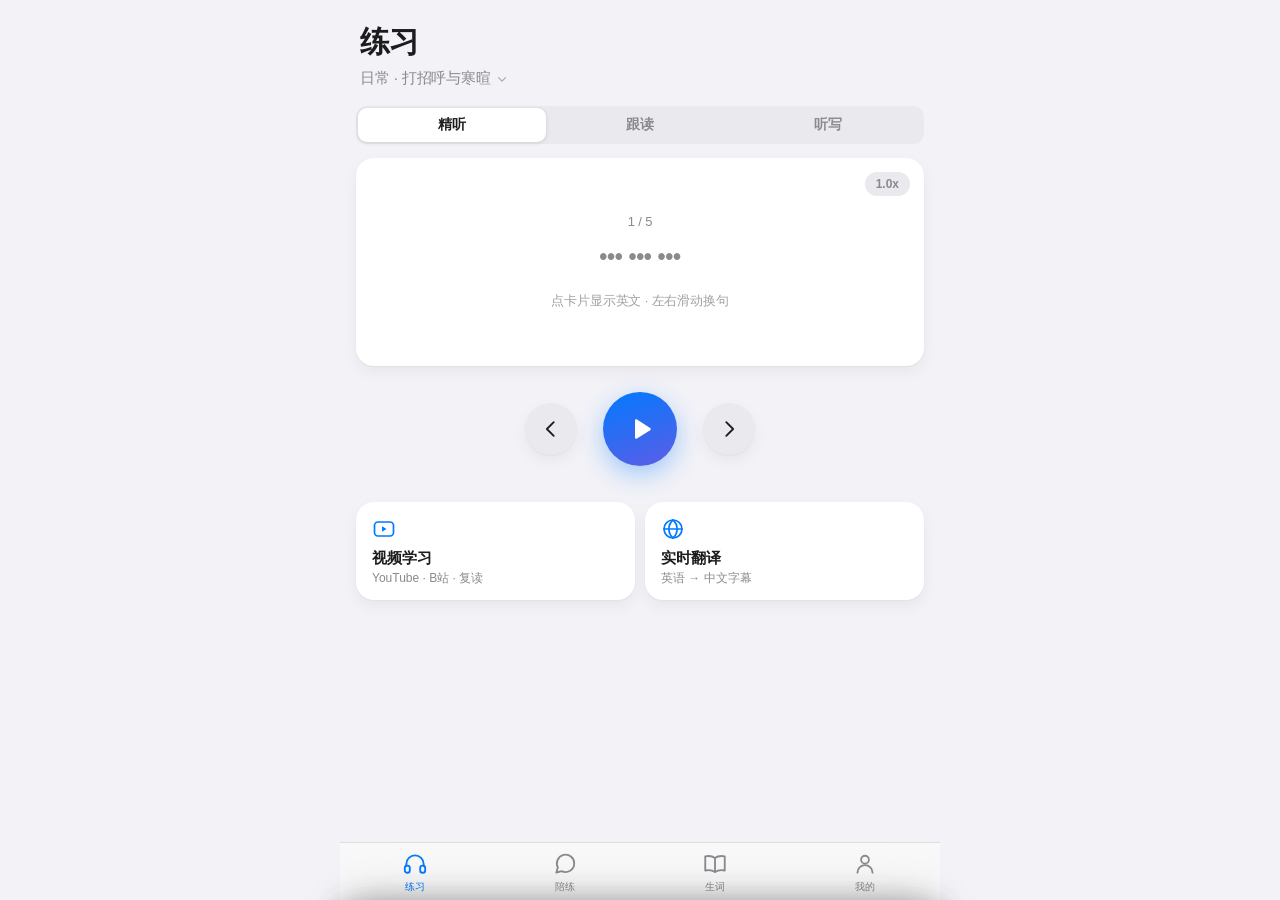
<file: index.html>
<!DOCTYPE html>
<html lang="zh-CN">
<head>
  <meta charset="UTF-8" />
  <meta name="viewport" content="width=device-width, initial-scale=1.0, viewport-fit=cover, maximum-scale=1.0, user-scalable=no" />
  <meta name="theme-color" content="#f2f2f7" media="(prefers-color-scheme: light)" />
  <meta name="theme-color" content="#000000" media="(prefers-color-scheme: dark)" />
  <meta name="apple-mobile-web-app-capable" content="yes" />
  <meta name="apple-mobile-web-app-status-bar-style" content="default" />
  <meta name="apple-mobile-web-app-title" content="英语听说" />
  <title>英语听说训练</title>
  <link rel="manifest" href="manifest.webmanifest" />
  <link rel="apple-touch-icon" href="icons/apple-touch-icon.png?v=31" />
  <link rel="icon" type="image/svg+xml" href="icons/icon.svg" />
  <link rel="stylesheet" href="css/style.css?v=31" />
</head>
<body>
  <div id="app">
    <!-- 练习：精听 / 跟读 / 听写 三种模式共用同一份句子和进度 -->
    <section class="view" id="view-practice">
      <header class="view-header">
        <h1>练习</h1>
        <button class="lesson-btn" id="practice-lesson">
          <span id="practice-lesson-title">日常 · 打招呼与寒暄</span>
          <svg viewBox="0 0 24 24" fill="none" stroke="currentColor" stroke-width="2" stroke-linecap="round" stroke-linejoin="round"><path d="M6 9.5 12 15.5 18 9.5"/></svg>
        </button>
      </header>
      <div class="seg" id="practice-seg">
        <button class="seg-btn on" data-mode="listen">精听</button>
        <button class="seg-btn" data-mode="shadow">跟读</button>
        <button class="seg-btn" data-mode="dict">听写</button>
      </div>
      <div class="card sentence-card" id="practice-card">
        <button class="rate-pill" id="practice-rate">1.0x</button>
        <div class="sentence-progress" id="practice-progress">1 / 1</div>
        <canvas class="orb-mini" id="practice-orb" aria-hidden="true"></canvas>
        <div class="sentence-en" id="practice-en"></div>
        <div class="sentence-ipa hidden" id="practice-ipa"></div>
        <div class="sentence-zh hidden" id="practice-zh"></div>
        <div class="dict-result hidden" id="practice-dict-result"></div>
        <div class="score-box hidden" id="practice-score">
          <div class="score-num" id="practice-score-num">--</div>
          <div class="score-detail" id="practice-score-detail"></div>
        </div>
        <div class="reveal-hint" id="practice-hint">点卡片显示英文 · 左右滑动换句</div>
      </div>
      <div class="hidden" id="dict-row">
        <textarea id="dict-input" rows="2" placeholder="把你听到的句子打在这里…"></textarea>
      </div>
      <div class="action-bar" id="bar-listen">
        <button class="btn-round sm" id="listen-prev" title="上一句">
          <svg viewBox="0 0 24 24" fill="none" stroke="currentColor" stroke-width="2" stroke-linecap="round" stroke-linejoin="round"><path d="M15 4.5 7.5 12l7.5 7.5"/></svg>
        </button>
        <button class="btn-round main" id="listen-play" title="播放">
          <svg viewBox="0 0 24 24"><path d="M8 5.3v13.4c0 .8.9 1.3 1.6.9l10.5-6.7c.6-.4.6-1.4 0-1.8L9.6 4.4c-.7-.4-1.6.1-1.6.9z" fill="currentColor"/></svg>
        </button>
        <button class="btn-round sm" id="listen-next" title="下一句">
          <svg viewBox="0 0 24 24" fill="none" stroke="currentColor" stroke-width="2" stroke-linecap="round" stroke-linejoin="round"><path d="M9 4.5 16.5 12 9 19.5"/></svg>
        </button>
      </div>
      <div class="action-bar hidden" id="bar-shadow">
        <button class="btn-round sm" id="shadow-listen" title="听标准音">
          <svg viewBox="0 0 24 24" fill="none" stroke="currentColor" stroke-width="1.8" stroke-linecap="round" stroke-linejoin="round"><path d="M4.5 9.5v5H8L12.5 19V5L8 9.5z" fill="currentColor" stroke="none"/><path d="M15.5 9a4.5 4.5 0 0 1 0 6"/><path d="M18 6.5a8 8 0 0 1 0 11"/></svg>
        </button>
        <button class="btn-round main rec" id="shadow-record" title="跟读">
          <svg viewBox="0 0 24 24" fill="none" stroke="currentColor" stroke-width="1.8" stroke-linecap="round" stroke-linejoin="round"><rect x="9" y="2.5" width="6" height="11" rx="3"/><path d="M5.5 11a6.5 6.5 0 0 0 13 0"/><path d="M12 17.5V21"/><path d="M8.5 21h7"/></svg>
        </button>
        <button class="btn-round sm" id="shadow-replay" title="回放" disabled>
          <svg viewBox="0 0 24 24" fill="none" stroke="currentColor" stroke-width="2" stroke-linecap="round" stroke-linejoin="round"><path d="M4.5 11.5a7.5 7.5 0 1 1 2.2 5.6"/><path d="M4.5 6.5v5H9.5"/></svg>
        </button>
      </div>
      <div class="action-bar hidden" id="bar-dict">
        <button class="btn-round sm" id="dict-play" title="再听一遍">
          <svg viewBox="0 0 24 24" fill="none" stroke="currentColor" stroke-width="1.8" stroke-linecap="round" stroke-linejoin="round"><path d="M4.5 9.5v5H8L12.5 19V5L8 9.5z" fill="currentColor" stroke="none"/><path d="M15.5 9a4.5 4.5 0 0 1 0 6"/><path d="M18 6.5a8 8 0 0 1 0 11"/></svg>
        </button>
        <button class="btn-round main check" id="dict-check" title="对照答案">
          <svg viewBox="0 0 24 24" fill="none" stroke="currentColor" stroke-width="2.4" stroke-linecap="round" stroke-linejoin="round"><path d="M4.5 12.5 10 18 19.5 7"/></svg>
        </button>
        <button class="btn-round sm" id="dict-next" title="下一句">
          <svg viewBox="0 0 24 24" fill="none" stroke="currentColor" stroke-width="2" stroke-linecap="round" stroke-linejoin="round"><path d="M9 4.5 16.5 12 9 19.5"/></svg>
        </button>
      </div>
      <p class="mic-status" id="practice-status"></p>
      <div class="tool-row">
        <button class="tool-card" data-goto="video">
          <svg viewBox="0 0 24 24" fill="none" stroke="currentColor" stroke-width="1.7" stroke-linecap="round" stroke-linejoin="round"><rect x="2.5" y="5" width="19" height="14" rx="3.5"/><path d="M10 9.3l4.5 2.7L10 14.7z" fill="currentColor" stroke="none"/></svg>
          <span class="tool-name">视频学习</span>
          <span class="tool-sub">YouTube · B站 · 复读</span>
        </button>
        <button class="tool-card" data-goto="interp">
          <svg viewBox="0 0 24 24" fill="none" stroke="currentColor" stroke-width="1.7" stroke-linecap="round" stroke-linejoin="round"><circle cx="12" cy="12" r="9"/><path d="M3 12h18"/><path d="M12 3c2.7 2.4 4.1 5.6 4.1 9s-1.4 6.6-4.1 9c-2.7-2.4-4.1-5.6-4.1-9S9.3 5.4 12 3z"/></svg>
          <span class="tool-name">实时翻译</span>
          <span class="tool-sub">英语 → 中文字幕</span>
        </button>
      </div>
    </section>

    <!-- 视频学习（练习页的子页面） -->
    <section class="view hidden" id="view-video">
      <header class="view-header subpage">
        <button class="back-btn" data-goto="practice">
          <svg viewBox="0 0 24 24" fill="none" stroke="currentColor" stroke-width="2.2" stroke-linecap="round" stroke-linejoin="round"><path d="M15 4.5 7.5 12l7.5 7.5"/></svg>练习
        </button>
        <h1>视频学习</h1>
      </header>
      <div class="toggle-row source-toggle">
        <button class="chip on" data-src="youtube">YouTube</button>
        <button class="chip" data-src="bilibili">哔哩哔哩</button>
      </div>
      <div class="video-input">
        <input type="text" id="video-url" placeholder="粘贴视频链接…" />
        <button class="btn-send" id="video-load">打开</button>
      </div>
      <div id="video-recent" class="recent-list"></div>
      <div id="video-wrap" class="video-wrap"></div>
      <div id="video-controls" class="hidden">
        <div class="toggle-row" id="video-rates">
          <button class="chip" data-rate="0.5">0.5x</button>
          <button class="chip" data-rate="0.75">0.75x</button>
          <button class="chip on" data-rate="1">1.0x</button>
        </div>
        <div class="btn-row">
          <button class="btn-secondary" id="video-back5">⟲ 退5秒</button>
          <button class="btn-secondary" id="video-mark-a">设 A 点</button>
          <button class="btn-secondary" id="video-mark-b">设 B 点</button>
          <button class="btn-primary" id="video-loop">复读</button>
        </div>
        <p class="mic-status" id="video-status"></p>
      </div>
      <p class="hint" id="video-hint"></p>
    </section>

    <!-- 实时翻译（练习页的子页面） -->
    <section class="view hidden" id="view-interp">
      <header class="view-header subpage">
        <button class="back-btn" data-goto="practice">
          <svg viewBox="0 0 24 24" fill="none" stroke="currentColor" stroke-width="2.2" stroke-linecap="round" stroke-linejoin="round"><path d="M15 4.5 7.5 12l7.5 7.5"/></svg>练习
        </button>
        <h1>实时翻译</h1>
      </header>
      <div class="toggle-row" id="interp-modes">
        <button class="chip on" data-mode="subtitle">只字幕</button>
        <button class="chip" data-mode="voice">朗读中文</button>
        <button class="chip" data-mode="both">字幕+朗读</button>
      </div>
      <div class="btn-row">
        <button class="btn-primary" id="interp-toggle">🎤 开始</button>
        <button class="btn-secondary" id="interp-clear">清空</button>
      </div>
      <p class="interp-interim" id="interp-interim"></p>
      <p class="mic-status" id="interp-status"></p>
      <div id="interp-list" class="interp-list" data-empty="开始后，这里会逐句显示英文和中文翻译"></div>
    </section>

    <!-- AI 口语陪练（纯语音） -->
    <section class="view hidden" id="view-ai">
      <header class="view-header ai-header">
        <h1>陪练</h1>
        <span>
          <button class="chip hidden" id="ai-recap">纠错 0</button>
          <button class="chip" id="ai-auto" title="AI 说完自动继续聆听">连续对话</button>
        </span>
      </header>
      <div class="ai-stage">
        <canvas class="orb" id="ai-orb" aria-hidden="true"></canvas>
        <p class="ai-state" id="ai-state">点麦克风，开口说英语</p>
        <button class="btn-primary ai-setup hidden" id="ai-setup">连接 AI 外教</button>
        <div class="ai-sub" id="ai-sub-user"></div>
        <div class="ai-sub ai" id="ai-sub-ai"></div>
        <div class="ai-sub corr" id="ai-sub-corr"></div>
        <div class="topic-chips" id="ai-topics">
          <button class="chip topic" data-topic="Let's talk about my day. Ask me what I did today.">聊聊今天</button>
          <button class="chip topic" data-topic="Let's role-play ordering food at a restaurant. You are the waiter.">餐厅点餐</button>
          <button class="chip topic" data-topic="Let's practice a job interview. You are the interviewer.">模拟面试</button>
          <button class="chip topic" data-topic="Let's chat about travel and my favorite places.">旅行话题</button>
        </div>
      </div>
      <div class="ai-dock">
        <button class="ai-mini" id="ai-kb" title="改用打字">
          <svg viewBox="0 0 24 24" fill="none" stroke="currentColor" stroke-width="1.7" stroke-linecap="round" stroke-linejoin="round"><rect x="2.5" y="6" width="19" height="12" rx="2.5"/><path d="M6.2 10h.01M9.7 10h.01M13.2 10h.01M16.7 10h.01M6.2 13.2h.01M9.7 13.2h.01M13.2 13.2h.01M16.7 13.2h.01M8 15.8h8"/></svg>
        </button>
        <button class="ai-talk" id="ai-talk" title="说话">
          <svg viewBox="0 0 24 24" fill="none" stroke="currentColor" stroke-width="1.8" stroke-linecap="round" stroke-linejoin="round"><rect x="9" y="2.5" width="6" height="11" rx="3"/><path d="M5.5 11a6.5 6.5 0 0 0 13 0"/><path d="M12 17.5V21"/><path d="M8.5 21h7"/></svg>
        </button>
        <button class="ai-mini" id="ai-replay" title="重听上一句">
          <svg viewBox="0 0 24 24" fill="none" stroke="currentColor" stroke-width="1.7" stroke-linecap="round" stroke-linejoin="round"><path d="M4.5 9.5v5H8L12.5 19V5L8 9.5z" fill="currentColor" stroke="none"/><path d="M15.5 9a4.5 4.5 0 0 1 0 6"/><path d="M18 6.5a8 8 0 0 1 0 11"/></svg>
        </button>
      </div>
      <div class="ai-text-row hidden" id="ai-text-row">
        <input type="text" id="ai-text" placeholder="打字也可以，回车发送…" />
        <button class="btn-send" id="ai-send">发送</button>
      </div>
      <p class="ai-warn" id="ai-warn"></p>
    </section>

    <!-- 生词本 -->
    <section class="view hidden" id="view-vocab">
      <header class="view-header">
        <h1>生词</h1>
      </header>
      <div class="video-input">
        <input type="text" id="vocab-word" placeholder="输入单词或短语…" />
        <button class="btn-send" id="vocab-add">添加</button>
      </div>
      <div id="vocab-browse">
        <div class="btn-row">
          <button class="btn-primary" id="vocab-review">▶ 开始复习（<span id="vocab-count">0</span> 词）</button>
        </div>
        <div id="vocab-list" class="vocab-list" data-empty="还没有生词，在上面输入单词添加吧"></div>
      </div>
      <div id="vocab-reviewer" class="hidden">
        <div class="card vocab-flashcard" id="vocab-card">
          <div class="sentence-progress" id="vocab-card-progress">1 / 1</div>
          <div class="vocab-card-w" id="vocab-card-w"></div>
          <div class="vocab-card-zh hidden-text" id="vocab-card-zh"></div>
          <div class="reveal-hint">点卡片显示/隐藏释义</div>
        </div>
        <div class="btn-row">
          <button class="btn-secondary" id="vocab-again">再来一遍</button>
          <button class="btn-primary" id="vocab-known">认识 ▶</button>
        </div>
      </div>
    </section>

    <!-- 我的：学习记录 + 设置 -->
    <section class="view hidden" id="view-me">
      <header class="view-header">
        <h1>我的</h1>
      </header>
      <div class="stat-row">
        <div class="stat-card"><b id="me-streak">0</b><span>天连续学习</span></div>
        <div class="stat-card"><b id="me-vocab">0</b><span>个生词</span></div>
      </div>
      <div class="list-group">
        <button class="list-row" id="row-ai">
          <span class="row-icon ic-blue">
            <svg viewBox="0 0 24 24" fill="none" stroke="currentColor" stroke-width="1.8" stroke-linecap="round" stroke-linejoin="round"><path d="M20.5 11.5a8 8 0 0 1-11.6 7.1L4 20l1.4-4.9A8 8 0 1 1 20.5 11.5z"/></svg>
          </span>
          <span class="row-label">AI 外教</span>
          <span class="row-value" id="row-ai-val">未连接</span>
          <svg class="row-chev" viewBox="0 0 24 24" fill="none" stroke="currentColor" stroke-width="2.2" stroke-linecap="round" stroke-linejoin="round"><path d="M9 5.5 15.5 12 9 18.5"/></svg>
        </button>
        <button class="list-row" id="row-voice">
          <span class="row-icon ic-purple">
            <svg viewBox="0 0 24 24" fill="none" stroke="currentColor" stroke-width="1.8" stroke-linecap="round" stroke-linejoin="round"><path d="M4.5 9.5v5H8L12.5 19V5L8 9.5z" fill="currentColor" stroke="none"/><path d="M15.5 9a4.5 4.5 0 0 1 0 6"/><path d="M18 6.5a8 8 0 0 1 0 11"/></svg>
          </span>
          <span class="row-label">发音与音色</span>
          <span class="row-value" id="row-voice-val"></span>
          <svg class="row-chev" viewBox="0 0 24 24" fill="none" stroke="currentColor" stroke-width="2.2" stroke-linecap="round" stroke-linejoin="round"><path d="M9 5.5 15.5 12 9 18.5"/></svg>
        </button>
      </div>
      <p class="about-note">纯本地网页应用：听力、跟读、听写免费、可离线；AI 对话与实时翻译需联网并消耗 API 额度。API Key 只保存在你的手机本地，不会上传。</p>
    </section>

    <!-- 底部导航：练习 / 陪练 / 生词 / 我的 -->
    <nav class="tabbar">
      <button class="tab active" data-view="practice">
        <svg viewBox="0 0 24 24" fill="none" stroke="currentColor" stroke-width="1.7" stroke-linecap="round" stroke-linejoin="round"><path d="M4 14v-2a8 8 0 0 1 16 0v2"/><rect x="2.6" y="13.5" width="4.6" height="6.6" rx="2.1"/><rect x="16.8" y="13.5" width="4.6" height="6.6" rx="2.1"/></svg>练习</button>
      <button class="tab" data-view="ai">
        <svg viewBox="0 0 24 24" fill="none" stroke="currentColor" stroke-width="1.7" stroke-linecap="round" stroke-linejoin="round"><path d="M20.5 11.5a8 8 0 0 1-11.6 7.1L4 20l1.4-4.9A8 8 0 1 1 20.5 11.5z"/></svg>陪练</button>
      <button class="tab" data-view="vocab">
        <svg viewBox="0 0 24 24" fill="none" stroke="currentColor" stroke-width="1.7" stroke-linecap="round" stroke-linejoin="round"><path d="M12 6.5C10.5 5.3 8.4 4.6 6 4.6c-1 0-2 .1-3 .4v13c1-.3 2-.4 3-.4 2.4 0 4.5.7 6 1.9 1.5-1.2 3.6-1.9 6-1.9 1 0 2 .1 3 .4v-13c-1-.3-2-.4-3-.4-2.4 0-4.5.7-6 1.9z"/><path d="M12 6.5V19"/></svg>生词</button>
      <button class="tab" data-view="me">
        <svg viewBox="0 0 24 24" fill="none" stroke="currentColor" stroke-width="1.7" stroke-linecap="round" stroke-linejoin="round"><circle cx="12" cy="8" r="3.6"/><path d="M5 20a7 7 0 0 1 14 0"/></svg>我的</button>
    </nav>

    <!-- 底部 Sheet -->
    <div class="sheet-backdrop" id="sheet-backdrop"></div>
    <div class="sheet" id="sheet-lesson">
      <div class="sheet-grab"></div>
      <h3 class="sheet-title">选择课程</h3>
      <div class="sheet-list" id="lesson-list"></div>
      <button class="btn-secondary import-btn" id="import-open">＋ 导入课文（粘贴英文自动生成课程）</button>
    </div>
    <div class="sheet" id="sheet-import">
      <div class="sheet-grab"></div>
      <h3 class="sheet-title">导入课文</h3>
      <label class="field">
        课程名称
        <input type="text" id="import-title" placeholder="如：VOA 今日新闻 / 我的演讲稿" />
      </label>
      <label class="field">
        英文课文（自动按句切分，最多 60 句）
        <textarea id="import-text" rows="6" placeholder="把英文文章、演讲稿、邮件粘贴到这里…"></textarea>
      </label>
      <button class="btn-primary" id="import-go">生成课程</button>
      <p class="hint" id="import-status">已连接 AI 外教时，会自动逐句翻译并标注音标。</p>
    </div>
    <div class="sheet" id="sheet-recap">
      <div class="sheet-grab"></div>
      <h3 class="sheet-title">本次对话纠错复盘</h3>
      <div class="sheet-list" id="recap-list"></div>
    </div>
    <div class="sheet" id="sheet-ai">
      <div class="sheet-grab"></div>
      <h3 class="sheet-title">AI 外教</h3>
      <label class="field">
        服务商
        <select id="set-provider">
          <option value="claude">Claude（英语质量最佳）</option>
          <option value="deepseek">DeepSeek（便宜·国内直连）</option>
        </select>
      </label>
      <label class="field">
        API Key
        <input type="password" id="set-apikey" placeholder="粘贴你的 API Key" autocomplete="off" />
      </label>
      <label class="field">
        模型
        <input type="text" id="set-model" placeholder="留空用默认" />
      </label>
      <p class="hint" id="set-model-hint"></p>
      <button class="btn-primary" id="set-save">保存</button>
      <p class="saved-tip hidden" id="set-saved">✓ 已保存（仅存在本机浏览器）</p>
    </div>
    <div class="sheet" id="sheet-voice">
      <div class="sheet-grab"></div>
      <h3 class="sheet-title">发音与音色</h3>
      <label class="field">
        手机自带朗读语音
        <select id="set-voice"></select>
      </label>
      <p class="hint">选 ✨高质量 的最自然。iPhone 可先到 设置 → 辅助功能 → 朗读内容 → 声音 → 英语 下载「增强」语音，再回这里选它。</p>
      <div class="sheet-divider">Azure 神经语音 · 可选（真人级发音 + 专业打分）</div>
      <label class="field">
        Azure 语音 Key
        <input type="password" id="set-azure-key" placeholder="填入后，朗读与跟读改用 Azure" autocomplete="off" />
      </label>
      <label class="field">
        区域 Region
        <input type="text" id="set-azure-region" placeholder="在美国用 eastus / westus，在国内用 eastasia" />
      </label>
      <p class="hint">选离你最近的区域能明显降低语音延迟：美东 eastus、美西 westus、香港 eastasia、新加坡 southeastasia。</p>
      <label class="field">
        音色
        <select id="set-azure-voice">
          <option value="en-US-AvaMultilingualNeural">Ava（美音·自然女声）</option>
          <option value="en-US-JennyNeural">Jenny（美音·女声）</option>
          <option value="en-US-GuyNeural">Guy（美音·男声）</option>
          <option value="en-GB-SoniaNeural">Sonia（英音·女声）</option>
          <option value="en-GB-RyanNeural">Ryan（英音·男声）</option>
        </select>
      </label>
      <button class="btn-primary" id="set-azure-save">保存 Azure</button>
      <p class="saved-tip hidden" id="set-azure-saved">✓ 已保存</p>
      <p class="hint">留空则用手机自带免费语音。每月有 50 万字符免费额度，个人用基本免费。</p>
    </div>
  </div>

  <script src="js/storage.js?v=31"></script>
  <script src="js/lessons.js?v=31"></script>
  <script src="js/azure.js?v=31"></script>
  <script src="js/speech.js?v=31"></script>
  <script src="js/orb.js?v=31"></script>
  <script src="js/practice.js?v=31"></script>
  <script src="js/import.js?v=31"></script>
  <script src="js/ai.js?v=31"></script>
  <script src="js/video.js?v=31"></script>
  <script src="js/translate.js?v=31"></script>
  <script src="js/vocab.js?v=31"></script>
  <script src="js/app.js?v=31"></script>
</body>
</html>
</file>
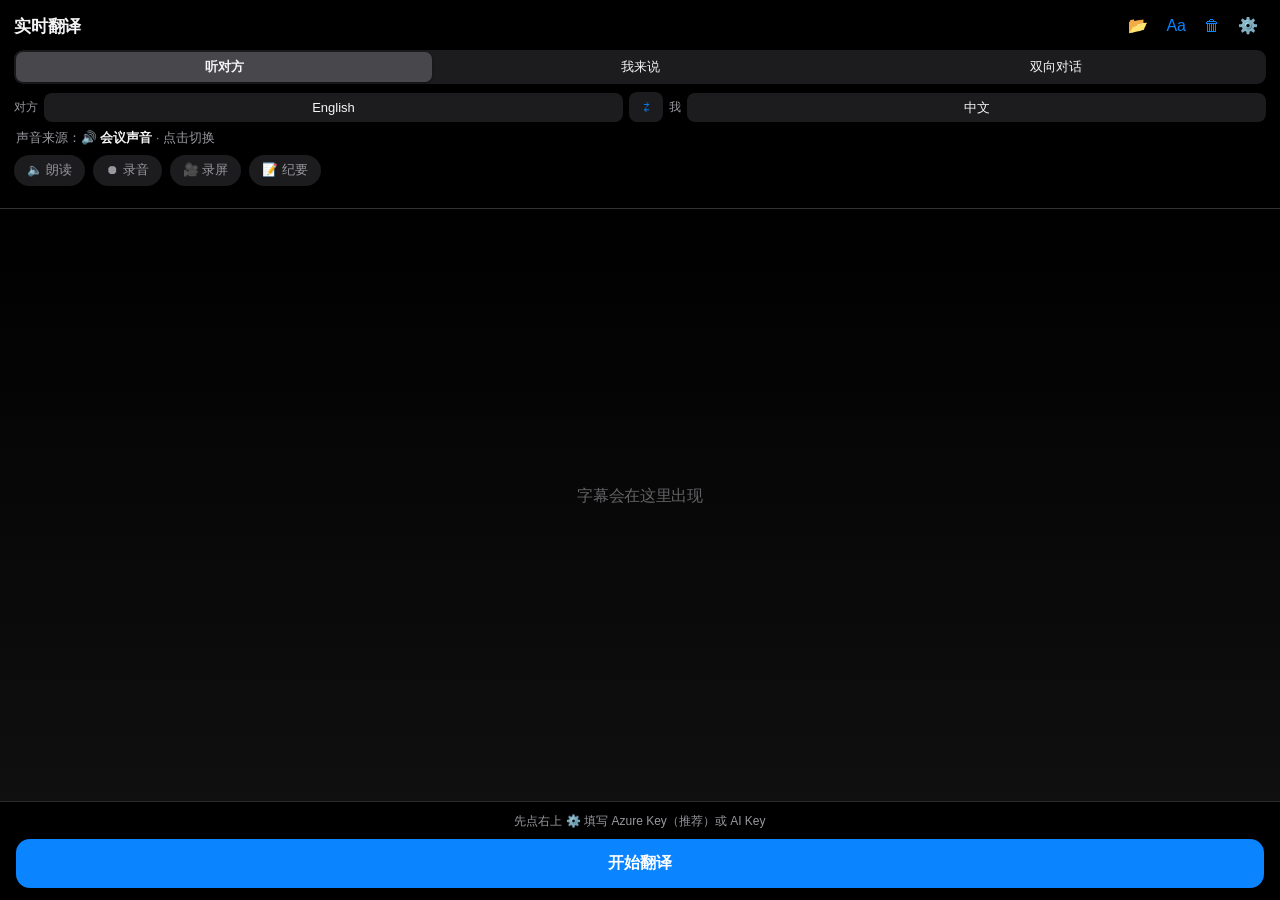
<file: teams-live-translator/index.html>
<!DOCTYPE html>
<html lang="zh-CN">
<head>
<meta charset="UTF-8">
<meta name="viewport" content="width=device-width, initial-scale=1, viewport-fit=cover">
<meta name="color-scheme" content="dark">
<title>会议实时翻译 · Live Translator</title>
<link rel="icon" type="image/png" href="[data-uri]">
<style>
  /* Apple-inspired dark theme: near-black surfaces, hairline separators,
     iOS segmented controls, frosted top/bottom bars, one accent color. */
  :root {
    --bg: #000;
    --surface: #1c1c1e;
    --surface2: #2c2c2e;
    --hairline: rgba(84, 84, 88, .5);
    --text: #f5f5f7;
    --text2: #98989f;
    --text3: #636366;
    --accent: #0a84ff;
    --red: #ff453a;
    --green: #30d158;
    --seg-bg: rgba(118, 118, 128, .24);
    --seg-on: #48484c;
  }
  * { box-sizing: border-box; margin: 0; padding: 0; -webkit-tap-highlight-color: transparent; }
  html, body { height: 100%; }
  body {
    font-family: -apple-system, BlinkMacSystemFont, "SF Pro Text", "Segoe UI", "PingFang SC", "Microsoft YaHei", sans-serif;
    background: var(--bg); color: var(--text);
    display: flex; flex-direction: column;
    overflow: hidden;
    font-size: 15px;
  }
  .hidden { display: none !important; }
  button { font-family: inherit; }

  /* ---- Top bar ---- */
  header {
    display: flex; align-items: center; gap: 2px;
    padding: 12px 14px 8px;
    background: var(--bg);
    flex-shrink: 0; z-index: 2;
  }
  header h1 { font-size: 17px; font-weight: 600; letter-spacing: -.2px; flex: 1; }
  .icon-btn {
    background: none; border: none; color: var(--accent); font-size: 16px;
    cursor: pointer; padding: 6px 8px; border-radius: 8px; line-height: 1;
  }
  .icon-btn:active { opacity: .55; }

  /* ---- Controls (config rows collapse while translating) ---- */
  .controls { padding: 2px 14px 10px; flex-shrink: 0; display: flex; flex-direction: column; gap: 8px; }
  .controls.running .seg, .controls.running .langbar, .controls.running .src-row { display: none; }
  .seg {
    display: flex; background: var(--seg-bg); border-radius: 9px; padding: 2px;
  }
  .seg button {
    flex: 1; border: none; background: none; color: var(--text);
    font-size: 13px; padding: 6px 4px; border-radius: 7px; cursor: pointer;
    white-space: nowrap; transition: background .15s;
  }
  .seg button.on { background: var(--seg-on); box-shadow: 0 1px 3px rgba(0,0,0,.4); font-weight: 600; }
  .seg button.disabled, .chip.disabled { opacity: .38; }
  .chips { display: flex; gap: 8px; flex-wrap: wrap; }
  .chip {
    border: none; background: var(--surface); color: var(--text2);
    border-radius: 999px; padding: 7px 13px; font-size: 12.5px; cursor: pointer;
    transition: all .15s;
  }
  .chip.on { background: rgba(10,132,255,.22); color: var(--accent); font-weight: 600; }
  .chip.rec-on { background: rgba(255,69,58,.2); color: var(--red); font-weight: 600; }
  .langbar { display: flex; align-items: center; gap: 6px; }
  .langbar .lb { font-size: 12px; color: var(--text2); flex-shrink: 0; }
  .langbar select {
    flex: 1; min-width: 0; border: none; background: var(--surface); color: var(--text);
    border-radius: 8px; padding: 7px 8px; font-size: 13px; outline: none;
    -webkit-appearance: none; appearance: none; text-align: center;
  }
  .langbar .swap {
    border: none; background: var(--surface); color: var(--accent);
    border-radius: 8px; width: 34px; padding: 7px 0; font-size: 14px;
    cursor: pointer; flex-shrink: 0;
  }
  .src-row {
    border: none; background: none; color: var(--text2); font-size: 12.5px;
    text-align: left; padding: 0 2px; cursor: pointer;
  }
  .src-row b { color: var(--text); font-weight: 600; }

  /* ---- Transcript history (top, dimmed, capped so the live caption owns
          the center of the screen) ---- */
  #ti-scroll {
    flex: 0 1 auto; max-height: 40%; overflow-y: auto; padding: 6px 16px;
    display: flex; flex-direction: column;
  }
  #ti-list { margin-top: auto; }
  .ti-row { padding: 9px 0; border-bottom: .5px solid var(--hairline); }
  .ti-row:last-child { border-bottom: none; }
  .ti-who {
    display: inline-block; font-size: 10.5px; font-weight: 700; letter-spacing: .4px;
    border-radius: 5px; padding: 1.5px 6px; margin-bottom: 4px;
  }
  .ti-who.me   { background: rgba(48,209,88,.18);  color: var(--green); }
  .ti-who.them { background: rgba(10,132,255,.18); color: var(--accent); }
  .ti-zh { color: var(--text); line-height: 1.45; }
  .ti-en { color: #9a9aa2; line-height: 1.4; margin-top: 3px; }
  .cap-s .ti-zh { font-size: 15px; } .cap-s .ti-en { font-size: 11.5px; }
  .cap-m .ti-zh { font-size: 17px; } .cap-m .ti-en { font-size: 12.5px; }
  .cap-l .ti-zh { font-size: 22px; font-weight: 600; } .cap-l .ti-en { font-size: 13px; }

  /* ---- Focus area: the sentence being spoken NOW, vertically centered in
          all remaining space so it sits mid-screen ---- */
  #ti-focus {
    flex: 1; min-height: 108px;
    display: flex; flex-direction: column; justify-content: center; align-items: center;
    text-align: center; padding: 14px 20px;
    border-top: .5px solid var(--hairline);
    background: linear-gradient(to bottom, rgba(28,28,30,0), rgba(28,28,30,.55));
  }
  #ti-focus-out {
    font-size: 24px; font-weight: 600; letter-spacing: -.3px; line-height: 1.35;
    color: var(--text); min-height: 32px;
  }
  #ti-focus-src { font-size: 14px; color: #a6a6ae; margin-top: 8px; line-height: 1.45; }
  #ti-focus.idle #ti-focus-out { color: var(--text3); font-weight: 400; font-size: 16px; }

  /* ---- Bottom bar ---- */
  footer {
    flex-shrink: 0; padding: 10px 16px calc(12px + env(safe-area-inset-bottom));
    background: var(--bg);
    border-top: .5px solid var(--hairline);
  }
  #ti-status { font-size: 12px; color: var(--text2); line-height: 1.5; min-height: 17px; margin-bottom: 9px; text-align: center; }
  .btn {
    border: none; border-radius: 14px; padding: 14px; font-size: 16px; font-weight: 600;
    cursor: pointer; width: 100%; letter-spacing: -.2px;
    transition: transform .1s, opacity .15s;
  }
  .btn:active { transform: scale(.985); opacity: .85; }
  #ti-toggle { background: var(--accent); color: #fff; }
  #ti-toggle.recording { background: var(--red); }

  /* ---- Sheets (settings / minutes) ---- */
  .sheet {
    position: fixed; inset: 0; z-index: 10; overflow-y: auto;
    background: var(--surface);
    padding: 18px 16px calc(18px + env(safe-area-inset-bottom));
    animation: rise .22s ease;
  }
  @keyframes rise { from { transform: translateY(24px); opacity: 0; } to { transform: none; opacity: 1; } }
  .sheet h2 { font-size: 20px; font-weight: 700; letter-spacing: -.3px; margin-bottom: 6px; }
  .sheet .sub { font-size: 13px; color: var(--text2); line-height: 1.55; margin-bottom: 8px; }
  .sheet label { display: block; font-size: 12.5px; color: var(--text2); margin: 14px 2px 5px; }
  .sheet input, .sheet select {
    width: 100%; padding: 11px 12px; border-radius: 10px; font-size: 15px;
    border: none; background: var(--surface2); color: var(--text);
    outline: none;
  }
  .sheet .group { margin-top: 16px; padding-top: 4px; border-top: .5px solid var(--hairline); }
  .sheet .row { display: flex; gap: 10px; margin-top: 22px; }
  .sheet .row .btn.primary { background: var(--accent); color: #fff; }
  .sheet .row .btn.ghost { background: var(--surface2); color: var(--text); flex: 0 0 auto; width: auto; padding: 14px 20px; }
  #minutes-body {
    background: var(--surface2); border-radius: 12px; padding: 14px;
    font-size: 14px; line-height: 1.65; white-space: pre-wrap; word-break: break-word;
    min-height: 120px; margin-top: 10px; color: var(--text);
  }

  /* ---- iOS-style grouped settings ---- */
  .sheet-head { display: flex; align-items: center; margin-bottom: 6px; }
  .sheet-head h2 { flex: 1; margin: 0; }
  .sheet-back { background: none; border: none; color: var(--accent); font-size: 16px; cursor: pointer; padding: 6px 8px 6px 0; }
  .sheet-done { background: none; border: none; color: var(--accent); font-size: 16px; font-weight: 600; cursor: pointer; padding: 6px 0 6px 8px; }
  .sec { font-size: 12px; color: var(--text3); letter-spacing: .4px; margin: 22px 4px 7px; text-transform: uppercase; }
  .sec:first-of-type { margin-top: 10px; }
  .card { background: var(--surface); border-radius: 12px; overflow: hidden; }
  .card + .cardnote { font-size: 12px; color: var(--text2); line-height: 1.5; margin: 7px 4px 0; }
  .r { display: flex; align-items: center; gap: 12px; padding: 12px 14px; min-height: 46px; border-top: .5px solid var(--hairline); }
  .r:first-child { border-top: none; }
  .r .rmain { flex: 1; min-width: 0; }
  .r .rt { font-size: 15px; }
  .r .rs { font-size: 12px; color: var(--text2); margin-top: 2px; line-height: 1.4; }
  .r.field { display: block; }
  .r.field .rt { margin-bottom: 7px; }
  .r.field input, .r.field select {
    width: 100%; padding: 9px 11px; border-radius: 8px; font-size: 15px;
    border: none; background: var(--surface2); color: var(--text); outline: none;
  }
  .r.nav { cursor: pointer; }
  .r.nav .rv { font-size: 14px; color: var(--text2); }
  .r.nav::after { content: '›'; color: var(--text3); font-size: 22px; line-height: 1; margin-left: 2px; }
  /* iOS switch */
  .sw { position: relative; width: 51px; height: 31px; flex-shrink: 0; display: inline-block; }
  .sw input { position: absolute; opacity: 0; width: 100%; height: 100%; margin: 0; cursor: pointer; z-index: 1; }
  .sw .tk { position: absolute; inset: 0; background: #39393d; border-radius: 999px; transition: background .2s; }
  .sw .tk::after { content: ''; position: absolute; top: 2px; left: 2px; width: 27px; height: 27px; border-radius: 50%; background: #fff; transition: transform .2s; box-shadow: 0 1px 3px rgba(0,0,0,.4); }
  .sw input:checked ~ .tk { background: var(--green); }
  .sw input:checked ~ .tk::after { transform: translateX(20px); }

  /* ---- Archive list ---- */
  .arch-item { background: var(--surface); border-radius: 12px; padding: 13px 14px; margin-top: 10px; }
  .arch-name { font-size: 15px; font-weight: 600; line-height: 1.4; }
  .arch-meta { font-size: 12px; color: var(--text2); margin-top: 2px; }
  .arch-actions { display: flex; gap: 8px; margin-top: 10px; flex-wrap: wrap; }
  .arch-actions .chip { background: var(--surface); }
  .arch-empty { color: var(--text2); font-size: 14px; margin-top: 16px; text-align: center; }

  /* ---- Toasts: bottom-right event notifications ---- */
  #toasts {
    position: fixed; right: 10px; bottom: calc(96px + env(safe-area-inset-bottom));
    z-index: 50; display: flex; flex-direction: column; gap: 8px; align-items: flex-end;
    pointer-events: none; max-width: calc(100% - 20px);
  }
  .toast {
    background: #2f2f33;
    color: var(--text); font-size: 13px; line-height: 1.5;
    padding: 10px 14px; border-radius: 12px;
    box-shadow: 0 6px 24px rgba(0,0,0,.5);
    animation: toastin .25s ease;
  }
  @keyframes toastin { from { opacity: 0; transform: translateY(8px); } to { opacity: 1; transform: none; } }
</style>
</head>
<body>

<header>
  <h1>实时翻译</h1>
  <button id="ti-archive-btn" class="icon-btn" title="存档">📂</button>
  <button id="ti-font" class="icon-btn" title="字号">Aa</button>
  <button id="ti-clear" class="icon-btn" title="清空">🗑</button>
  <button id="ti-gear" class="icon-btn" title="设置">⚙️</button>
</header>

<div class="controls">
  <div class="seg" id="ti-dir">
    <button class="on" data-dir="them">听对方</button>
    <button data-dir="me">我来说</button>
    <button data-dir="duplex">双向对话</button>
  </div>
  <div class="langbar">
    <span class="lb">对方</span>
    <select id="lang-them"></select>
    <button id="lang-swap" class="swap" title="交换语言">⇄</button>
    <span class="lb">我</span>
    <select id="lang-me"></select>
  </div>
  <button id="ti-source-row" class="src-row"></button>
  <div class="chips">
    <button class="chip" id="ti-speak">🔈 朗读</button>
    <button class="chip" id="ti-rec">⏺ 录音</button>
    <button class="chip" id="ti-screen">🎥 录屏</button>
    <button class="chip" id="ti-minutes">📝 纪要</button>
  </div>
</div>

<div id="ti-scroll"><div id="ti-list" class="cap-m"></div></div>

<div id="ti-focus" class="idle">
  <div id="ti-focus-out">字幕会在这里出现</div>
  <div id="ti-focus-src"></div>
</div>

<footer>
  <div id="ti-status"></div>
  <button id="ti-toggle" class="btn">开始翻译</button>
</footer>

<div id="toasts"></div>

<!-- Settings sheet -->
<div id="ti-settings" class="sheet hidden">
  <div class="sheet-head">
    <h2>设置</h2>
    <button id="ti-set-save" class="sheet-done">存储</button>
  </div>

  <div class="sec">翻译服务</div>
  <div class="card">
    <div class="r field"><div class="rt">Azure Speech Key</div><input id="set-azure-key" type="password" placeholder="portal.azure.com → 语音服务"></div>
    <div class="r field"><div class="rt">Azure 区域</div><input id="set-azure-region" placeholder="eastasia"></div>
    <div class="r field"><div class="rt">AI 服务商</div><select id="set-provider"><option value="claude">Claude</option><option value="deepseek">DeepSeek</option></select></div>
    <div class="r field"><div class="rt">AI Key</div><input id="set-api-key" type="password" placeholder="sk-..."></div>
  </div>
  <div class="cardnote">Key 只存在本机浏览器，不上传。Azure 免费额度每月 5 小时；AI Key 用于纪要、校正、翻译。</div>

  <div class="sec">识别与准确度</div>
  <div class="card">
    <div class="r"><div class="rmain"><div class="rt">AI 校正</div><div class="rs">推荐常开。用术语库+上下文纠正识别错误，多数场景选它就够</div></div><label class="sw"><input id="set-correct" type="checkbox"><span class="tk"></span></label></div>
    <div class="r"><div class="rmain"><div class="rt">中英混合识别</div><div class="rs">仅当整句频繁中英夹杂时开。纯一种语言的会议开了反而更容易错，别常开</div></div><label class="sw"><input id="set-mixed" type="checkbox"><span class="tk"></span></label></div>
    <div class="r nav" id="open-glossary"><div class="rmain"><div class="rt">术语库</div><div class="rs">同事名/产品名/专业词，填了才认得出</div></div><span class="rv" id="gloss-count">0 词</span></div>
    <div class="r"><div class="rmain"><div class="rt">识别发言人</div><div class="rs">读会议画面判断谁在说话，用真实姓名代替「对方」。仅「会议声音/双向」模式，需 Claude Key</div></div><label class="sw"><input id="set-speaker" type="checkbox"><span class="tk"></span></label></div>
  </div>

  <div class="sec">字幕显示</div>
  <div class="card">
    <div class="r field">
      <div class="rt">显示内容</div>
      <div class="seg" id="set-capmode">
        <button type="button" data-cap="both">中英对照</button>
        <button type="button" data-cap="out">仅译文</button>
        <button type="button" data-cap="src">仅原文</button>
      </div>
    </div>
  </div>
  <div class="cardnote">「中英对照」大字显示译文、下方小字显示原文；开会时也会同步烧进录屏字幕。</div>

  <div class="sec">语音输出</div>
  <div class="card">
    <div class="r field"><div class="rt">朗读输出设备</div><select id="set-tts-sink"><option value="">默认扬声器</option></select></div>
  </div>
  <div class="cardnote">选虚拟声卡（如 CABLE Input）可把朗读语音送进会议；默认走扬声器。</div>

  <div class="row" style="margin-top:22px">
    <button id="ti-set-close" class="btn ghost" style="width:100%">完成</button>
  </div>
</div>

<!-- Glossary sub-sheet -->
<div id="ti-glossary" class="sheet hidden">
  <div class="sheet-head">
    <button id="gloss-back" class="sheet-back">‹ 设置</button>
    <h2 style="font-size:17px">术语库</h2>
    <button id="gloss-done" class="sheet-done">存储</button>
  </div>
  <p class="sub">把同事英文名、产品名、行业词、标准填进来——像 Teams 读通讯录一样，填了才认得出。</p>

  <div class="sec">智能添加</div>
  <div class="card">
    <div class="r nav" id="gloss-import"><div class="rmain"><div class="rt">📄 导入文件</div><div class="rs">PDF / Excel / PPT / Word / txt，自动读取并提取术语</div></div></div>
    <div class="r nav" id="gloss-paste"><div class="rmain"><div class="rt">📋 粘贴资料提取</div><div class="rs">粘名单/规格书/邮件，AI 自动挑词</div></div></div>
    <div class="r nav" id="gloss-from-transcript"><div class="rmain"><div class="rt">📝 从本次字幕提取</div><div class="rs">开完会一键沉淀这次出现的专业词</div></div></div>
  </div>
  <div class="chips" style="margin-top:10px">
    <button type="button" class="chip pack" data-pack="auto">＋汽车/整车</button>
    <button type="button" class="chip pack" data-pack="std">＋机械/标准</button>
    <button type="button" class="chip pack" data-pack="elec">＋电子/PCBA</button>
    <button type="button" class="chip pack" data-pack="biz">＋通用商务</button>
  </div>

  <div id="gloss-paste-box" class="hidden" style="margin-top:10px">
    <textarea id="extract-src" rows="4" placeholder="把任何现成资料粘进来：参会名单、规格书、BOM 表、邮件…… AI 会挑出人名、产品名、缩写、专业词。" style="width:100%;padding:11px 12px;border-radius:10px;font-size:14px;border:none;background:var(--surface2);color:var(--text);outline:none;resize:vertical"></textarea>
    <button type="button" id="extract-run" class="chip" style="margin-top:6px;background:rgba(10,132,255,.22);color:var(--accent)">提取并加入</button>
  </div>

  <div class="sec">全部术语</div>
  <textarea id="set-glossary" rows="6" placeholder="例如：JACK HU, reliability, PCBA, ASME, 交样" style="width:100%;padding:11px 12px;border-radius:10px;font-size:14px;border:none;background:var(--surface);color:var(--text);outline:none;resize:vertical"></textarea>
  <input id="gloss-file" type="file" accept=".txt,.csv,.md,.text,.tsv,.json,.log,.vtt,.srt,.pdf,.xlsx,.pptx,.docx" style="display:none">
</div>

<!-- Archive sheet -->
<div id="ti-archive" class="sheet hidden">
  <div class="sheet-head">
    <h2>存档</h2>
    <button id="arch-close" class="sheet-done">完成</button>
  </div>
  <p class="sub">每次翻译的字幕自动保存在本机浏览器；结束时 AI 自动命名。</p>
  <div id="arch-list"></div>
</div>

<!-- Minutes sheet -->
<div id="ti-minutes-sheet" class="sheet hidden">
  <div class="sheet-head">
    <h2>会议纪要</h2>
    <button id="minutes-close" class="sheet-done">完成</button>
  </div>
  <p class="sub" id="minutes-hint">根据本次全部字幕自动整理。</p>
  <div id="minutes-body">生成中…</div>
  <div class="chips" style="margin-top:14px">
    <button id="minutes-copy" class="chip" style="background:rgba(10,132,255,.22);color:var(--accent)">复制</button>
    <button id="minutes-dl" class="chip">下载纪要</button>
    <button id="minutes-transcript" class="chip">下载字幕</button>
  </div>
</div>

<script src="https://res.cdn.office.net/teams-js/2.31.1/js/MicrosoftTeams.min.js"></script>
<script>
// Teams meeting live translator — fully self-contained (no other scripts).
//
// Directions:
//   them   — listen to the other side (meeting audio or mic), captions in
//            YOUR language
//   me     — speak into the mic, captions in THEIR language (read them out,
//            or let TTS + a virtual cable speak them into the meeting)
//   duplex — BOTH at once, rows labeled 「对方」/「我」. Azure + screen-audio
//            capture required.
// Both sides' languages are user-selectable (LANGS); recognition language,
// translation target, and TTS voice all derive from those two choices.
//
// Extras: per-sentence voice output (TTS), meeting audio recording
// (mic + meeting mixed into one downloadable file), and AI meeting minutes
// generated from the accumulated transcript.

// ---------------------------------------------------------------------------
// Bottom-right toast notifications for events that must not be missed
// (start/stop, recordings saved, errors). The status line under the button
// stays for persistent contextual hints.
function toast(msg, ms = 4000) {
  const box = document.getElementById('toasts');
  if (!box) return;
  const t = document.createElement('div');
  t.className = 'toast';
  t.textContent = msg;
  box.appendChild(t);
  while (box.children.length > 3) box.removeChild(box.firstChild);
  setTimeout(() => {
    t.style.transition = 'opacity .3s';
    t.style.opacity = '0';
    setTimeout(() => t.remove(), 350);
  }, ms);
}

// ---------------------------------------------------------------------------
// Settings — localStorage only; keys never leave this browser.
const Store = {
  KEY: 'tlt_settings_v1',
  defaults: { azureKey: '', azureRegion: '', provider: 'claude', apiKey: '', ttsOn: false, ttsSink: '', langThem: 'en-US', langMe: 'zh-CN', glossary: '', mixedLang: false, aiCorrect: false, capMode: 'both', speakerId: false },
  _cache: null,
  load() {
    if (this._cache) return this._cache;
    try {
      const raw = localStorage.getItem(this.KEY);
      this._cache = raw ? { ...this.defaults, ...JSON.parse(raw) } : { ...this.defaults };
    } catch {
      this._cache = { ...this.defaults };
    }
    return this._cache;
  },
  get(key) { return this.load()[key]; },
  setAll(patch) {
    const s = { ...this.load(), ...patch };
    this._cache = s;
    try { localStorage.setItem(this.KEY, JSON.stringify(s)); } catch {}
    return s;
  },
};

// ---------------------------------------------------------------------------
// Supported languages. `tgt` is Azure's translation-target code, `voice` the
// neural TTS voice, `eng` the English name used in LLM translation prompts.
const LANGS = {
  'zh-CN': { name: '中文',     eng: 'Simplified Chinese', tgt: 'zh-Hans', voice: 'zh-CN-XiaoxiaoNeural' },
  'en-US': { name: 'English',  eng: 'English',            tgt: 'en',      voice: 'en-US-AvaMultilingualNeural' },
  'ja-JP': { name: '日本語',   eng: 'Japanese',           tgt: 'ja',      voice: 'ja-JP-NanamiNeural' },
  'ko-KR': { name: '한국어',   eng: 'Korean',             tgt: 'ko',      voice: 'ko-KR-SunHiNeural' },
  'es-ES': { name: 'Español',  eng: 'Spanish',            tgt: 'es',      voice: 'es-ES-ElviraNeural' },
  'fr-FR': { name: 'Français', eng: 'French',             tgt: 'fr',      voice: 'fr-FR-DeniseNeural' },
  'de-DE': { name: 'Deutsch',  eng: 'German',             tgt: 'de',      voice: 'de-DE-KatjaNeural' },
  'ru-RU': { name: 'Русский',  eng: 'Russian',            tgt: 'ru',      voice: 'ru-RU-SvetlanaNeural' },
};

// ---------------------------------------------------------------------------
// One-click domain vocabulary packs appended to the glossary. Terms bias
// recognition (Azure phrase list) and translation. Mixed zh/en on purpose —
// these words tend to be spoken in English inside Chinese sentences.
const VOCAB_PACKS = {
  auto: ['Tesla','Rivian','Lucid','BYD','NIO','powertrain','BOM','teardown','gigacasting','4680','kWh','OEM','Tier 1','takt time','lead time','powertrain','chassis','HVAC','ADAS','torque','fixture','tooling','stamping','casting','weld','wiring harness','battery pack','skateboard','e-axle','inverter','thermal management','crash test','NVH','prototype','pre-production','ramp-up','yield','throughput'],
  std: ['ASME','ASTM','ISO','DIN','JIS','SAE','GB','ANSI','IATF 16949','ISO 9001','RoHS','REACH','GD&T','datum','tolerance','fit','clearance','interference','fillet','chamfer','Ra','Rz','micron','CMM','CNC','CAD','CAE','FEA','callout','spec','drawing','revision','PPAP','FMEA','DFMEA','APQP','MSA','SPC','Cpk'],
  biz: ['OKR','KPI','ROI','milestone','deliverable','stakeholder','action item','follow-up','deadline','timeline','budget','forecast','Q1','Q2','Q3','Q4','roadmap','scope','sync','align','escalate','blocker','bandwidth','headcount','onboarding','offshore','vendor','RFQ','PO','SOW','NDA','MOQ','ETA'],
  elec: ['PCBA','PCB','SMT','DIP','BGA','SMD','QFN','reflow','solder','solder paste','stencil','AOI','ICT','FCT','DFM','DFT','Gerber','BOM','footprint','silkscreen','via','trace','pad','netlist','EMC','EMI','ESD','RoHS','FPC','FFC','connector','header','capacitor','resistor','inductor','MCU','FPGA','crystal','oscillator','firmware','flash','I2C','SPI','UART','GPIO','LDO','PMIC','datasheet'],
};

// ---------------------------------------------------------------------------
// LLM calls (translation fallback + meeting minutes). Browser-direct, no backend.
const AI = {
  DEFAULTS: { claude: 'claude-haiku-4-5-20251001', deepseek: 'deepseek-chat' },
  MINUTES_SYS: '你是会议纪要助手。根据提供的会议字幕（可能中英混合、有识别噪音），输出一份简体中文会议纪要，格式：\n## 会议主题\n## 讨论要点\n（分条列出）\n## 达成的决定\n## 待办事项\n（谁、做什么、何时，如果字幕里有提到）\n只输出纪要本身，不要客套话。字幕里信息不足的部分写"未提及"。',

  configured() { return !!Store.get('apiKey'); },

  async _oneShot(sys, user, maxTokens) {
    const provider = Store.get('provider');
    const key = Store.get('apiKey');
    if (!key) throw new Error('no-key');
    if (provider === 'deepseek') {
      const res = await fetch('https://api.deepseek.com/chat/completions', {
        method: 'POST',
        headers: { 'content-type': 'application/json', 'Authorization': 'Bearer ' + key },
        body: JSON.stringify({ model: this.DEFAULTS.deepseek, max_tokens: maxTokens, messages: [
          { role: 'system', content: sys }, { role: 'user', content: user },
        ] }),
      });
      if (!res.ok) throw new Error('HTTP ' + res.status);
      return (await res.json()).choices?.[0]?.message?.content?.trim() || '';
    }
    const res = await fetch('https://api.anthropic.com/v1/messages', {
      method: 'POST',
      headers: {
        'content-type': 'application/json', 'x-api-key': key,
        'anthropic-version': '2023-06-01', 'anthropic-dangerous-direct-browser-access': 'true',
      },
      body: JSON.stringify({ model: this.DEFAULTS.claude, max_tokens: maxTokens, system: sys, messages: [{ role: 'user', content: user }] }),
    });
    if (!res.ok) throw new Error('HTTP ' + res.status);
    const data = await res.json();
    return (data.content || []).map(c => c.text || '').join('').trim();
  },

  translate(text, fromLoc, toLoc) {
    const from = (LANGS[fromLoc] || LANGS['en-US']).eng;
    const to = (LANGS[toLoc] || LANGS['zh-CN']).eng;
    const terms = (Store.get('glossary') || '').trim();
    const sys = `You are a translation engine. The ${from} text comes from live speech recognition and may contain mis-heard words — translate the INTENDED meaning to natural, concise ${to}.`
      + (terms ? ` Domain terms likely to appear (prefer them when the audio seems to intend them): ${terms}.` : '')
      + ' Output ONLY the translation, nothing else.';
    return this._oneShot(sys, text, 200);
  },

  // Correct ASR errors using glossary + recent context, then translate — one
  // call returns both the cleaned source and its translation. This is how we
  // approximate the context that enterprise systems (Teams) feed their engine.
  async correctTranslate(text, toLoc, context) {
    const to = (LANGS[toLoc] || LANGS['zh-CN']).eng;
    const terms = (Store.get('glossary') || '').trim();
    // Input-method-style reconstruction: the text is a phonetic transcription,
    // so wrong words almost always SOUND like the intended ones. Reason over
    // pronunciation to recover the most likely sentence, then translate.
    const sys = 'You are the autocorrect layer for a live meeting transcriber, like a smart input method (输入法). '
      + 'The input is speech-to-text output, so any wrong word almost always SOUNDS like the word that was actually spoken. '
      + 'Reconstruct the most likely intended sentence by reasoning about pronunciation:\n'
      + '- Fix Chinese homophones to the word that fits a business/engineering meeting (e.g. 胶样→交样, 电子键→电子件, 图子→图纸).\n'
      + '- A Chinese "word" that makes no sense in context is often a mis-heard ENGLISH term that sounds similar — restore the English (e.g. 利益 spoken as "lead", 麦丽 as "lead", 三普 as "sample").\n'
      + '- Separate merged acronyms/letters (CARPCDCC→CAR PC DCC) and keep product names, model numbers and standard codes intact.\n'
      + '- Only fix likely recognition errors; never add, drop, or rephrase real content. If a word is already correct, keep it.\n'
      + '- The preferred-vocabulary list below may include people\'s names, product names and jargon. If a Chinese transcription SOUNDS like one of them (e.g. 杰克胡 → "JACK HU", 瑞来 → "reliability"), replace it with the exact listed form.\n'
      + `After fixing, translate the corrected sentence into natural, concise ${to}. Keep names in their original form; do not translate personal names.`
      + (terms ? ` Preferred vocabulary (choose these when the sound matches): ${terms}.` : '')
      + (context ? ` Earlier lines for context only, do NOT translate them: ${context}` : '')
      + ` Reply as compact JSON only: {"fixed":"corrected source sentence","out":"${to} translation"}`;
    const raw = await this._oneShot(sys, text, 400);
    try {
      const m = raw.match(/\{[\s\S]*\}/);
      const o = JSON.parse(m ? m[0] : raw);
      return { fixed: (o.fixed || text).trim(), out: (o.out || '').trim() };
    } catch {
      return { fixed: text, out: raw.trim() };
    }
  },

  // Translate possibly mixed-language / unknown-source text into one target.
  translateTo(text, toLoc) {
    const to = (LANGS[toLoc] || LANGS['zh-CN']).eng;
    const terms = (Store.get('glossary') || '').trim();
    const sys = `You are a translation engine. The input is live speech recognition of possibly MIXED-language speech (e.g. Chinese with English technical terms) and may contain mis-heard words. Render the intended meaning as natural, concise ${to}; keep proper nouns, product names, and standard/spec codes in their original form.`
      + (terms ? ` Known domain terms (prefer these when the audio seems to intend them): ${terms}.` : '')
      + ' Output ONLY the translation, nothing else.';
    return this._oneShot(sys, text, 220);
  },

  minutes(transcriptText) {
    return this._oneShot(this.MINUTES_SYS, transcriptText, 1500);
  },

  // Pull glossary candidates out of any pasted material or transcript.
  async extractTerms(text) {
    const sys = 'From the text, extract a glossary of terms that a speech recognizer would likely get wrong: '
      + "people's names (especially English names and romanized Chinese names), company and product names, "
      + 'technical acronyms (e.g. PCBA, SMT, ASME, DCC), part numbers, standard codes, and domain-specific jargon. '
      + 'Preserve original spelling and capitalization. Exclude ordinary everyday words. '
      + 'Reply with ONLY a JSON array of short strings, deduplicated. No commentary.';
    const raw = await this._oneShot(sys, text.slice(0, 8000), 900);
    try {
      const m = raw.match(/\[[\s\S]*\]/);
      const arr = JSON.parse(m ? m[0] : raw);
      return Array.isArray(arr) ? arr.map(s => String(s).trim()).filter(Boolean) : [];
    } catch {
      return [];
    }
  },

  // Short content-based title for the session archive.
  async title(transcriptText) {
    const raw = await this._oneShot(
      '为这段会议/通话字幕起一个简洁的中文标题，不超过12个字，概括主题（如「Q3预算讨论」「和客户对齐交付时间」）。只输出标题本身，不要引号和其他文字。',
      transcriptText.slice(0, 4000), 60);
    return raw.replace(/["「」『』'']/g, '').split('\n')[0].trim().slice(0, 20);
  },

  // Read the shared Teams screen and name the person currently speaking. Teams
  // draws a highlight border (and a blue mic ring) around the active speaker's
  // tile and prints each participant's name in the corner of their tile, so a
  // vision model can pick the speaker out reliably. Claude-only (Anthropic
  // vision); returns a short name string, or '' if it can't tell.
  async detectSpeaker(imageB64) {
    const key = Store.get('apiKey');
    if (!key || Store.get('provider') !== 'claude') return '';
    const sys = 'You look at a screenshot of a Microsoft Teams meeting and identify WHO is currently speaking. '
      + 'The active speaker\'s tile is highlighted with a colored border or a glowing microphone / animated ring. '
      + 'EVERY participant tile also carries a written TEXT NAME LABEL — usually in a bottom corner of the tile (sometimes the top). '
      + 'That text label is always present regardless of what the tile shows: a live camera, a profile PHOTO, or a colored circle with initials. '
      + 'Read the highlighted speaker\'s name from that TEXT LABEL. '
      + 'Do NOT rely on the avatar image: a profile photo has no initials to read, and initials alone are not a name — always use the written name label. '
      + 'Copy the name verbatim, keeping the original spelling and case (e.g. "JACK HU"). '
      + 'If you genuinely cannot read any name text for the highlighted person, return an empty string — never guess a name from a face, a photo, or bare initials. '
      + 'Reply as compact JSON only: {"name":"<name or empty>"}';
    const res = await fetch('https://api.anthropic.com/v1/messages', {
      method: 'POST',
      headers: {
        'content-type': 'application/json', 'x-api-key': key,
        'anthropic-version': '2023-06-01', 'anthropic-dangerous-direct-browser-access': 'true',
      },
      body: JSON.stringify({
        model: this.DEFAULTS.claude, max_tokens: 80, system: sys,
        messages: [{ role: 'user', content: [
          { type: 'image', source: { type: 'base64', media_type: 'image/jpeg', data: imageB64 } },
          { type: 'text', text: '谁在说话？返回高亮发言人的姓名。' },
        ] }],
      }),
    });
    if (!res.ok) throw new Error('HTTP ' + res.status);
    const data = await res.json();
    const raw = (data.content || []).map(c => c.text || '').join('').trim();
    try {
      const m = raw.match(/\{[\s\S]*\}/);
      const o = JSON.parse(m ? m[0] : raw);
      return String(o.name || '').trim().slice(0, 40);
    } catch {
      return '';
    }
  },
};

// ---------------------------------------------------------------------------
// SpeakerVision: periodically grab a frame from the shared meeting video and
// ask the AI who is highlighted, so captions can carry the real speaker's name
// instead of a generic「对方」. Polls slowly (~4.5s) and skips frames when no
// meeting speech was recognized recently, to keep vision-call cost modest.
const SpeakerVision = {
  video: null, canvas: null, timer: null, busy: false, onName: null,
  async start(stream, onName) {
    this.onName = onName;
    this.video = document.createElement('video');
    this.video.muted = true; this.video.playsInline = true;
    this.video.srcObject = stream;
    try { await this.video.play(); } catch {}
    this.canvas = document.createElement('canvas');
    const tick = async () => {
      if (!this.video) return;
      await this.tick();
      if (this.video) this.timer = setTimeout(tick, 4500);
    };
    this.timer = setTimeout(tick, 2500);
  },
  async tick() {
    if (this.busy || !this.video || !this.onName) return;
    const vw = this.video.videoWidth, vh = this.video.videoHeight;
    if (!vw || !vh) return;
    // Downscale the long edge to ~1400px — a balance that keeps the small
    // name-label text on gallery tiles legible while holding payload/cost down.
    const scale = Math.min(1, 1400 / Math.max(vw, vh));
    this.canvas.width = Math.round(vw * scale);
    this.canvas.height = Math.round(vh * scale);
    this.canvas.getContext('2d').drawImage(this.video, 0, 0, this.canvas.width, this.canvas.height);
    let b64;
    try { b64 = this.canvas.toDataURL('image/jpeg', 0.7).split(',')[1]; } catch { return; }
    this.busy = true;
    try {
      const name = await AI.detectSpeaker(b64);
      if (name && this.onName) this.onName(name);
    } catch {} finally { this.busy = false; }
  },
  stop() {
    if (this.timer) clearTimeout(this.timer);
    this.timer = null;
    if (this.video) { try { this.video.pause(); } catch {} this.video.srcObject = null; }
    this.video = null; this.canvas = null; this.onName = null; this.busy = false;
  },
};

// ---------------------------------------------------------------------------
// Connection self-tests, run after saving settings. The Azure probe hits the
// free voices-list endpoint (validates key+region, no speech quota used).
async function testAzure() {
  const key = (Store.get('azureKey') || '').replace(/\s+/g, '');
  const region = (Store.get('azureRegion') || '').trim().toLowerCase();
  if (!key || !region) return null;
  try {
    const res = await fetch(`https://${region}.tts.speech.microsoft.com/cognitiveservices/voices/list`, {
      headers: { 'Ocp-Apim-Subscription-Key': key },
    });
    if (res.ok) return { ok: true };
    const reasons = {
      401: 'Key 无效(401)——检查是否复制完整、有没有多余空格',
      403: '没权限或额度用尽(403)——确认区域和 Key 是同一个资源',
      404: '区域不存在(404)——应填 eastasia、eastus 这样的区域名',
      429: '请求太频繁(429)——稍等几秒再试',
    };
    return { ok: false, msg: reasons[res.status] || ('HTTP ' + res.status) };
  } catch {
    return { ok: false, msg: '连不上——区域名可能拼错（如 eastasia），或网络问题' };
  }
}

async function testAI() {
  const key = Store.get('apiKey');
  if (!key) return null;
  const provider = Store.get('provider');
  try {
    if (provider === 'deepseek') {
      const res = await fetch('https://api.deepseek.com/models', { headers: { 'Authorization': 'Bearer ' + key } });
      return res.ok ? { ok: true, name: 'DeepSeek' } : { ok: false, name: 'DeepSeek', msg: 'Key 无效（HTTP ' + res.status + '）' };
    }
    const res = await fetch('https://api.anthropic.com/v1/models', {
      headers: {
        'x-api-key': key, 'anthropic-version': '2023-06-01',
        'anthropic-dangerous-direct-browser-access': 'true',
      },
    });
    return res.ok ? { ok: true, name: 'Claude' } : { ok: false, name: 'Claude', msg: 'Key 无效（HTTP ' + res.status + '）——注意 MAX 订阅不能用于 API，需在控制台单独充值' };
  } catch {
    return { ok: false, name: provider === 'deepseek' ? 'DeepSeek' : 'Claude', msg: '连不上——检查网络' };
  }
}

// ---------------------------------------------------------------------------
// Session archive — every translated line is saved to IndexedDB on this
// device as it arrives (nothing uploaded). When a session ends, the LLM
// names it from the content; without an AI key it's named by date.
const Archive = {
  db: null,
  supported() { return !!window.indexedDB; },
  open() {
    if (this.db) return Promise.resolve(this.db);
    return new Promise((resolve, reject) => {
      const r = indexedDB.open('tlt_archive', 1);
      r.onupgradeneeded = () => r.result.createObjectStore('sessions', { keyPath: 'id' });
      r.onsuccess = () => { this.db = r.result; resolve(this.db); };
      r.onerror = () => reject(r.error);
    });
  },
  async put(session) {
    if (!this.supported()) return;
    const db = await this.open();
    return new Promise((resolve, reject) => {
      const t = db.transaction('sessions', 'readwrite');
      t.objectStore('sessions').put(session);
      t.oncomplete = resolve;
      t.onerror = () => reject(t.error);
    });
  },
  async all() {
    if (!this.supported()) return [];
    const db = await this.open();
    return new Promise((resolve, reject) => {
      const q = db.transaction('sessions').objectStore('sessions').getAll();
      q.onsuccess = () => resolve((q.result || []).sort((a, b) => b.startedAt - a.startedAt));
      q.onerror = () => reject(q.error);
    });
  },
  async del(id) {
    if (!this.supported()) return;
    const db = await this.open();
    return new Promise((resolve, reject) => {
      const t = db.transaction('sessions', 'readwrite');
      t.objectStore('sessions').delete(id);
      t.oncomplete = resolve;
      t.onerror = () => reject(t.error);
    });
  },
};

// ---------------------------------------------------------------------------
// Voice output: read each finished translation aloud. Azure neural TTS when
// configured (human-like, and routable to a chosen output device — e.g. a
// virtual audio cable feeding the Teams microphone); otherwise the browser
// voice. Sentences play through a sequential queue so they never overlap.
const TTS = {
  enabled: false,
  queue: Promise.resolve(),
  el: null,

  _audio() {
    if (!this.el) this.el = new Audio();
    return this.el;
  },

  async applySink() {
    const id = Store.get('ttsSink');
    const a = this._audio();
    if (a.setSinkId) {
      try { await a.setSinkId(id || ''); } catch {}
    }
  },

  speak(text, lang) {
    if (!this.enabled || !text) return;
    this.queue = this.queue.then(() => this._speak(text, lang)).catch(() => {});
  },

  async _speak(text, lang) {
    if (!this.enabled) return; // toggled off while queued
    if (Store.get('azureKey') && Store.get('azureRegion')) {
      try { await this._azure(text, lang); return; } catch {}
    }
    await this._browser(text, lang);
  },

  _escape(s) {
    return s.replace(/[<>&'"]/g, c => ({ '<': '&lt;', '>': '&gt;', '&': '&amp;', "'": '&apos;', '"': '&quot;' }[c]));
  },

  async _azure(text, lang) {
    const key = (Store.get('azureKey') || '').replace(/\s+/g, '');
    const region = (Store.get('azureRegion') || '').trim().toLowerCase();
    const voice = (LANGS[lang] || LANGS['en-US']).voice;
    const ssml = `<speak version='1.0' xml:lang='en-US'><voice name='${voice}'>` +
      `${this._escape(text)}</voice></speak>`;
    const res = await fetch(`https://${region}.tts.speech.microsoft.com/cognitiveservices/v1`, {
      method: 'POST',
      headers: {
        'Ocp-Apim-Subscription-Key': key,
        'Content-Type': 'application/ssml+xml',
        'X-Microsoft-OutputFormat': 'audio-24khz-48kbitrate-mono-mp3',
      },
      body: ssml,
    });
    if (!res.ok) throw new Error('tts-' + res.status);
    const url = URL.createObjectURL(await res.blob());
    const a = this._audio();
    await this.applySink();
    a.src = url;
    await new Promise((resolve) => {
      a.onended = resolve;
      a.onerror = resolve;
      a.play().catch(resolve);
    });
    URL.revokeObjectURL(url);
  },

  _browser(text, lang) {
    return new Promise((resolve) => {
      if (!('speechSynthesis' in window)) { resolve(); return; }
      const u = new SpeechSynthesisUtterance(text);
      u.lang = LANGS[lang] ? lang : 'en-US';
      const v = speechSynthesis.getVoices().find(v => v.lang && v.lang.toLowerCase().startsWith(u.lang.slice(0, 2).toLowerCase()));
      if (v) u.voice = v;
      u.onend = resolve;
      u.onerror = resolve;
      speechSynthesis.speak(u);
    });
  },

  stop() {
    this.queue = Promise.resolve();
    try { const a = this._audio(); a.pause(); a.src = ''; } catch {}
    if ('speechSynthesis' in window) speechSynthesis.cancel();
  },
};

// ---------------------------------------------------------------------------
// Meeting recording: mix any number of input streams (your mic + captured
// meeting audio) into one track and record it. Stopping triggers a download.
const Recorder = {
  active: false,
  mr: null, ctx: null, chunks: [], _ownStreams: [],

  async start(streams) {
    const AC = window.AudioContext || window.webkitAudioContext;
    this.ctx = new AC();
    const dest = this.ctx.createMediaStreamDestination();
    let connected = 0;
    streams.filter(Boolean).forEach(s => {
      try { this.ctx.createMediaStreamSource(s).connect(dest); connected++; } catch {}
    });
    if (!connected) throw new Error('no-audio');
    this.chunks = [];
    this.mr = new MediaRecorder(dest.stream, { mimeType: 'audio/webm' });
    this.mr.ondataavailable = (e) => { if (e.data && e.data.size) this.chunks.push(e.data); };
    this.mr.start(1000);
    this.active = true;
  },

  stop() {
    this.active = false;
    return new Promise((resolve) => {
      if (!this.mr) { resolve(null); return; }
      const mr = this.mr;
      this.mr = null;
      mr.onstop = () => {
        this._ownStreams.forEach(s => s.getTracks().forEach(t => t.stop()));
        this._ownStreams = [];
        try { this.ctx.close(); } catch {}
        this.ctx = null;
        resolve(this.chunks.length ? new Blob(this.chunks, { type: 'audio/webm' }) : null);
      };
      try { mr.stop(); } catch { mr.onstop(); }
    });
  },
};

// ---------------------------------------------------------------------------
// Screen recording for post-meeting review: meeting VIDEO with the current
// caption BURNED IN at the bottom + meeting audio + the user's mic, all in
// one webm file. The video is composited on a canvas so the saved recording
// shows the subtitles even though they live in this app, not in Teams.
// When the File System Access API is available the recording streams
// straight to disk (memory stays flat during hour-long meetings).
const ScreenRec = {
  active: false,
  mr: null, ctx: null, chunks: [], writable: null, streams: [],
  _timer: null, _video: null,

  // `disp` is the shared screen surface, captured and owned by TeamsInterp and
  // passed in — so recording reuses whatever was already shared for translation
  // (no second window-picker). We only add our own mic here.
  async start(disp) {
    let mic = null;
    try { mic = await navigator.mediaDevices.getUserMedia({ audio: true }); this.streams.push(mic); } catch {}
    const AC = window.AudioContext || window.webkitAudioContext;
    this.ctx = new AC();
    const dest = this.ctx.createMediaStreamDestination();
    [disp, mic].filter(s => s && s.getAudioTracks().length).forEach(s => {
      try { this.ctx.createMediaStreamSource(s).connect(dest); } catch {}
    });

    const vt = disp.getVideoTracks()[0];
    let videoTracks = [];
    if (vt) {
      const st = vt.getSettings();
      const srcW = st.width || 1280, srcH = st.height || 720;
      const W = Math.min(srcW, 1280);                    // cap size to keep CPU/file sane
      const H = Math.round(W * (srcH / srcW) / 2) * 2;
      const canvas = document.createElement('canvas');
      canvas.width = W; canvas.height = H;
      const cctx = canvas.getContext('2d');
      const v = document.createElement('video');
      v.srcObject = new MediaStream([vt]);
      v.muted = true;
      v.playsInline = true;
      await v.play().catch(() => {});
      this._video = v;
      this._timer = setInterval(() => this._draw(v, cctx, W, H), 50); // ~20fps
      videoTracks = canvas.captureStream(20).getVideoTracks();
      // The shared surface's "stop sharing" bar is handled by TeamsInterp
      // (it owns the display track), so we don't add our own onended here.
    }
    const stream = new MediaStream([...videoTracks, ...dest.stream.getAudioTracks()]);
    const mime = MediaRecorder.isTypeSupported('video/webm;codecs=vp8,opus') ? 'video/webm;codecs=vp8,opus' : 'video/webm';
    this.mr = new MediaRecorder(stream, { mimeType: mime, videoBitsPerSecond: 1200000, audioBitsPerSecond: 96000 });
    this.chunks = [];
    this.mr.ondataavailable = (e) => {
      if (!e.data || !e.data.size) return;
      if (this.writable) this.writable.write(e.data).catch(() => {});
      else this.chunks.push(e.data);
    };
    this.mr.start(2000);
    this.active = true;
  },

  // Composite one frame: meeting video + subtitle bar (current live line or
  // the last finalized line for a few seconds).
  _draw(v, cctx, W, H) {
    try { cctx.drawImage(v, 0, 0, W, H); } catch { return; }
    const cap = TeamsInterp._lastCap;
    if (!cap || Date.now() - cap.ts > 6000 || !cap.out) return;
    const mainSize = Math.max(18, Math.round(H * 0.045));
    const subSize = Math.round(mainSize * 0.62);
    const pad = Math.round(mainSize * 0.6);
    const maxW = W - pad * 4;
    cctx.font = `600 ${mainSize}px -apple-system, "Segoe UI", "PingFang SC", "Microsoft YaHei", sans-serif`;
    const lines = this._wrap(cctx, cap.out, maxW).slice(0, 2);
    cctx.font = `400 ${subSize}px -apple-system, "Segoe UI", "PingFang SC", sans-serif`;
    const subLines = cap.src ? this._wrap(cctx, cap.src, maxW).slice(0, 1) : [];
    const boxH = pad * 1.6 + lines.length * (mainSize * 1.35) + subLines.length * (subSize * 1.4);
    const y0 = H - boxH - pad;
    cctx.fillStyle = 'rgba(0,0,0,.68)';
    const bw = maxW + pad * 2;
    this._rrect(cctx, (W - bw) / 2, y0, bw, boxH, Math.round(pad * 0.6));
    cctx.textAlign = 'center';
    cctx.fillStyle = '#fff';
    cctx.font = `600 ${mainSize}px -apple-system, "Segoe UI", "PingFang SC", "Microsoft YaHei", sans-serif`;
    let y = y0 + pad * 0.8 + mainSize;
    lines.forEach(l => { cctx.fillText(l, W / 2, y); y += mainSize * 1.35; });
    cctx.fillStyle = 'rgba(255,255,255,.72)';
    cctx.font = `400 ${subSize}px -apple-system, "Segoe UI", "PingFang SC", sans-serif`;
    subLines.forEach(l => { cctx.fillText(l, W / 2, y); y += subSize * 1.4; });
  },

  _wrap(cctx, text, maxW) {
    const out = [];
    let line = '';
    for (const ch of text) {
      if (cctx.measureText(line + ch).width > maxW && line) { out.push(line); line = ch; }
      else line += ch;
    }
    if (line) out.push(line);
    return out;
  },

  _rrect(cctx, x, y, w, h, r) {
    cctx.beginPath();
    cctx.moveTo(x + r, y);
    cctx.arcTo(x + w, y, x + w, y + h, r);
    cctx.arcTo(x + w, y + h, x, y + h, r);
    cctx.arcTo(x, y + h, x, y, r);
    cctx.arcTo(x, y, x + w, y, r);
    cctx.fill();
  },

  // Resolves with 'saved' (streamed to disk), a Blob (in-memory), or null.
  stop() {
    this.active = false;
    if (this._timer) { clearInterval(this._timer); this._timer = null; }
    if (this._video) { try { this._video.srcObject = null; } catch {} this._video = null; }
    return new Promise((resolve) => {
      const mr = this.mr;
      this.mr = null;
      if (!mr) { resolve(null); return; }
      mr.onstop = async () => {
        // Only our own streams (the mic); the shared display belongs to
        // TeamsInterp, which releases it once nothing else needs it.
        this.streams.forEach(s => s.getTracks().forEach(t => t.stop()));
        this.streams = [];
        try { if (this.ctx) this.ctx.close(); } catch {}
        this.ctx = null;
        try { TeamsInterp.maybeReleaseDisplay(); } catch {}
        if (this.writable) {
          try { await this.writable.close(); } catch {}
          this.writable = null;
          resolve('saved');
        } else {
          resolve(this.chunks.length ? new Blob(this.chunks, { type: 'video/webm' }) : null);
        }
      };
      try { mr.stop(); } catch { mr.onstop(); }
    });
  },
};

// ---------------------------------------------------------------------------
// Load an external script once, resolving when its global is ready.
const _scripts = {};
function loadScript(src, globalName) {
  if (globalName && window[globalName]) return Promise.resolve();
  if (_scripts[src]) return _scripts[src];
  _scripts[src] = new Promise((resolve, reject) => {
    const s = document.createElement('script');
    s.src = src;
    s.onload = () => resolve();
    s.onerror = () => { delete _scripts[src]; reject(new Error('加载失败：' + src)); };
    document.head.appendChild(s);
  });
  return _scripts[src];
}
function loadSpeechSDK() {
  return loadScript('https://cdn.jsdelivr.net/npm/microsoft-cognitiveservices-speech-sdk/distrib/browser/microsoft.cognitiveservices.speech.sdk.bundle-min.js', 'SpeechSDK');
}

// ---------------------------------------------------------------------------
// Extract plain text from an uploaded file for glossary mining. Plain-text
// formats are read directly; PDF via pdf.js, and OOXML (xlsx/pptx/docx) by
// unzipping with fflate and stripping the XML — libraries load on demand,
// same pattern as the Speech SDK.
async function readFileText(file) {
  const ext = (file.name.split('.').pop() || '').toLowerCase();
  if (['txt', 'csv', 'md', 'text', 'tsv', 'json', 'log', 'vtt', 'srt'].includes(ext)) {
    return (await file.text()).slice(0, 40000);
  }
  const buf = new Uint8Array(await file.arrayBuffer());
  if (ext === 'pdf') return readPdf(buf);
  if (['xlsx', 'pptx', 'docx'].includes(ext)) return readOoxml(buf, ext);
  if (['xls', 'ppt', 'doc'].includes(ext)) {
    throw new Error('旧版 ' + ext + ' 格式不支持，请另存为 ' + ext + 'x 再导入');
  }
  return (await file.text()).slice(0, 40000); // best-effort
}

async function readPdf(buf) {
  const V = '3.11.174';
  await loadScript(`https://cdn.jsdelivr.net/npm/pdfjs-dist@${V}/build/pdf.min.js`, 'pdfjsLib');
  try { pdfjsLib.GlobalWorkerOptions.workerSrc = `https://cdn.jsdelivr.net/npm/pdfjs-dist@${V}/build/pdf.worker.min.js`; } catch {}
  const pdf = await pdfjsLib.getDocument({ data: buf }).promise;
  const pages = Math.min(pdf.numPages, 40);
  const out = [];
  for (let i = 1; i <= pages; i++) {
    const tc = await (await pdf.getPage(i)).getTextContent();
    out.push(tc.items.map(it => it.str).join(' '));
  }
  return out.join('\n').slice(0, 40000);
}

async function readOoxml(buf, ext) {
  await loadScript('https://cdn.jsdelivr.net/npm/fflate@0.8.2/umd/index.js', 'fflate');
  const files = fflate.unzipSync(buf);
  const dec = new TextDecoder();
  const want = ext === 'xlsx' ? /^xl\/sharedStrings\.xml$/
    : ext === 'pptx' ? /^ppt\/slides\/slide\d+\.xml$/
    : /^word\/document\.xml$/;
  const parts = [];
  Object.keys(files).forEach(name => {
    if (!want.test(name)) return;
    const xml = dec.decode(files[name]);
    const txt = xml.replace(/<[^>]+>/g, ' ').replace(/&[a-z]+;/g, ' ').replace(/\s+/g, ' ').trim();
    if (txt) parts.push(txt);
  });
  if (!parts.length) throw new Error('这个文件里没读到文字');
  return parts.join('\n').slice(0, 40000);
}

// ---------------------------------------------------------------------------
const TeamsInterp = {
  active: false,
  dir: 'them',        // 'them' (listen) | 'me' (speak) | 'duplex' (both)
  source: 'system',   // 'system' | 'mic' (ignored in duplex: it uses both)
  recs: [],           // running recognizers (browser SR or Azure)
  stream: null,       // captured meeting-audio stream (wraps displayStream audio)
  displayStream: null,// the shared getDisplayMedia surface (video+audio), reused by translate + record
  speakerStream: null,// meeting-video stream kept alive for speaker ID (vision)
  currentSpeaker: '', // latest name read off the shared screen (speaker ID)
  transcript: [],     // {who, name, src, out} — feeds the minutes generator
  session: null,      // current archive session {id, startedAt, name, lines}
  fontIdx: 1,
  FONTS: ['cap-s', 'cap-m', 'cap-l'],

  init() {
    // Teams SDK handshake — required inside Teams or the tab shows a spinner
    // forever. Outside Teams (plain browser) it throws; that's fine.
    if (window.microsoftTeams && microsoftTeams.app) {
      microsoftTeams.app.initialize().then(() => {
        try { microsoftTeams.app.notifyAppLoaded(); microsoftTeams.app.notifySuccess(); } catch {}
      }).catch(() => {});
    }

    const displayOK = !!(navigator.mediaDevices && navigator.mediaDevices.getDisplayMedia);

    const NO_CAPTURE_MSG = '手机/此环境不支持捕获会议声音——请在电脑的 Edge 或 Chrome 浏览器打开本页使用（网址不变）';
    document.querySelectorAll('#ti-dir button').forEach(btn => {
      btn.onclick = () => {
        if (btn.dataset.disabled) { this.status(NO_CAPTURE_MSG); return; }
        if (this.active) this.stop();
        this.dir = btn.dataset.dir;
        document.querySelectorAll('#ti-dir button').forEach(b => b.classList.remove('on'));
        btn.classList.add('on');
        // "我来说" happens into the mic; duplex fixes its own sources.
        if (this.dir === 'me') this.setSource('mic');
        if (this.dir === 'them') this.setSource(displayOK ? 'system' : 'mic');
        this._renderSrc();
        this.hint();
      };
    });

    // Swap the two languages (roles flip a lot mid-conversation).
    document.getElementById('lang-swap').onclick = () => {
      if (this.active) this.stop();
      const t = document.getElementById('lang-them'), m = document.getElementById('lang-me');
      const tv = t.value;
      t.value = m.value;
      m.value = tv;
      Store.setAll({ langThem: t.value, langMe: m.value });
      this.hint();
    };

    // Language pickers: what THEY speak and what I speak. Everything else
    // (recognition language, translation target, TTS voice) derives from
    // these two choices.
    [['lang-them', 'langThem'], ['lang-me', 'langMe']].forEach(([id, key]) => {
      const sel = document.getElementById(id);
      Object.entries(LANGS).forEach(([loc, l]) => {
        const o = document.createElement('option');
        o.value = loc; o.textContent = l.name;
        sel.appendChild(o);
      });
      sel.value = Store.get(key) || (key === 'langThem' ? 'en-US' : 'zh-CN');
      sel.onchange = () => {
        if (this.active) this.stop();
        Store.setAll({ [key]: sel.value });
        this.hint();
      };
    });
    // Audio-source: a demoted one-line toggle, only relevant in 听对方 mode
    // (我来说 is always the mic; duplex always uses both).
    const srcRow = document.getElementById('ti-source-row');
    this._renderSrc = () => {
      srcRow.innerHTML = '声音来源：<b>' + (this.source === 'system' ? '🔊 会议声音' : '🎤 麦克风') + '</b> · 点击切换';
      srcRow.classList.toggle('hidden', this.dir !== 'them' || !displayOK);
    };
    srcRow.onclick = () => {
      if (this.active) this.stop();
      this.setSource(this.source === 'system' ? 'mic' : 'system');
      this.hint();
    };
    if (!displayOK) {
      // Phones/webviews without screen-audio capture: mic only. duplex stays
      // visible but dimmed — tapping it explains why it needs a desktop browser.
      const b = document.querySelector('#ti-dir [data-dir="duplex"]');
      b.classList.add('disabled');
      b.dataset.disabled = '1';
      this.setSource('mic');
    }
    this._renderSrc();

    // Voice-output toggle (persisted).
    const sp = document.getElementById('ti-speak');
    TTS.enabled = !!Store.get('ttsOn');
    sp.classList.toggle('on', TTS.enabled);
    sp.onclick = () => {
      TTS.enabled = !TTS.enabled;
      Store.setAll({ ttsOn: TTS.enabled });
      sp.classList.toggle('on', TTS.enabled);
      if (!TTS.enabled) TTS.stop();
      else this.status('已开启朗读。想让对方在会议里听到，见设置里的「朗读输出设备」');
    };

    document.getElementById('ti-rec').onclick = () => this.toggleRecord();
    const screenChip = document.getElementById('ti-screen');
    if (displayOK) {
      screenChip.onclick = () => this.toggleScreenRec();
    } else {
      screenChip.classList.add('disabled');
      screenChip.onclick = () => this.status(NO_CAPTURE_MSG);
    }
    document.getElementById('ti-minutes').onclick = () => this.makeMinutes();
    document.getElementById('minutes-transcript').onclick = () => {
      const lines = this._minutesLines || this.transcript;
      if (!lines.length) { toast('还没有字幕内容'); return; }
      const name = 'meeting-transcript-' + this.stamp() + '.txt';
      this.download(new Blob([this.transcriptText(lines)], { type: 'text/plain' }), name);
      toast('✅ 字幕已保存到浏览器「下载」：' + name, 5000);
    };
    document.getElementById('minutes-close').onclick = () => document.getElementById('ti-minutes-sheet').classList.add('hidden');
    document.getElementById('minutes-copy').onclick = () => {
      const t = document.getElementById('minutes-body').textContent;
      navigator.clipboard && navigator.clipboard.writeText(t).then(() => toast('✅ 纪要已复制到剪贴板')).catch(() => toast('❌ 复制失败'));
      document.getElementById('ti-minutes-sheet').classList.add('hidden');
    };
    document.getElementById('minutes-dl').onclick = () => {
      const name = 'meeting-minutes-' + this.stamp() + '.md';
      this.download(new Blob([document.getElementById('minutes-body').textContent], { type: 'text/markdown' }), name);
      toast('✅ 纪要已保存到浏览器「下载」：' + name, 5000);
    };

    document.getElementById('ti-toggle').onclick = () => this.toggle();
    document.getElementById('ti-clear').onclick = () => {
      this.saveSession(); // keep the archived copy before clearing the screen
      document.getElementById('ti-list').innerHTML = '';
      this.transcript = [];
      this.session = null; // next start opens a fresh session
    };

    document.getElementById('ti-archive-btn').onclick = () => this.openArchive();
    document.getElementById('arch-close').onclick = () => document.getElementById('ti-archive').classList.add('hidden');
    document.getElementById('ti-font').onclick = () => {
      this.fontIdx = (this.fontIdx + 1) % this.FONTS.length;
      const list = document.getElementById('ti-list');
      list.classList.remove(...this.FONTS);
      list.classList.add(this.FONTS[this.fontIdx]);
    };

    document.getElementById('ti-gear').onclick = () => this.openSettings();
    document.getElementById('ti-set-close').onclick = () => this.saveSettings();
    document.getElementById('ti-set-save').onclick = () => this.saveSettings();

    // Caption display mode (中英对照 / 仅译文 / 仅原文).
    document.querySelectorAll('#set-capmode button').forEach(btn => {
      btn.onclick = () => {
        document.querySelectorAll('#set-capmode button').forEach(b => b.classList.remove('on'));
        btn.classList.add('on');
        this._capModePick = btn.dataset.cap;
      };
    });

    // ---- Glossary sub-sheet ----
    document.getElementById('open-glossary').onclick = () => {
      document.getElementById('ti-settings').classList.add('hidden');
      document.getElementById('ti-glossary').classList.remove('hidden');
    };
    const backToSettings = () => {
      document.getElementById('ti-glossary').classList.add('hidden');
      document.getElementById('ti-settings').classList.remove('hidden');
      this.updateGlossCount();
    };
    document.getElementById('gloss-back').onclick = backToSettings;
    document.getElementById('gloss-done').onclick = backToSettings;

    // Vocabulary-pack quick-add.
    document.querySelectorAll('.chip.pack').forEach(btn => {
      btn.onclick = () => {
        const n = this.appendGlossary(VOCAB_PACKS[btn.dataset.pack] || []);
        toast(n ? '已添加 ' + n + ' 个词' : '该词包已全部添加');
      };
    });

    // Smart extraction — paste / file import / current transcript.
    document.getElementById('gloss-paste').onclick = () =>
      document.getElementById('gloss-paste-box').classList.toggle('hidden');
    document.getElementById('extract-run').onclick = () =>
      this.runExtract(document.getElementById('extract-src').value, '资料');
    document.getElementById('gloss-from-transcript').onclick = () =>
      this.runExtract(this.transcriptText(), '本次字幕');
    document.getElementById('gloss-import').onclick = () =>
      document.getElementById('gloss-file').click();
    document.getElementById('gloss-file').onchange = async (e) => {
      const f = e.target.files && e.target.files[0];
      e.target.value = ''; // allow re-selecting the same file
      if (!f) return;
      toast('正在读取 ' + f.name + ' …', 4000);
      try {
        const text = await readFileText(f);
        await this.runExtract(text, f.name);
      } catch (err) {
        toast('读取失败：' + (err && err.message ? err.message : f.name), 6000);
      }
    };

    this.hint();
  },

  // Append terms to the glossary textarea, dedup (case-insensitive).
  appendGlossary(terms) {
    const ta = document.getElementById('set-glossary');
    const have = new Set(ta.value.split(/[,，、\n]/).map(s => s.trim().toLowerCase()).filter(Boolean));
    const add = [];
    terms.forEach(t => { const k = String(t).trim().toLowerCase(); if (String(t).trim() && !have.has(k)) { have.add(k); add.push(String(t).trim()); } });
    if (add.length) ta.value = (ta.value.trim() ? ta.value.trim() + ', ' : '') + add.join(', ');
    this.updateGlossCount();
    return add.length;
  },

  updateGlossCount() {
    const ta = document.getElementById('set-glossary');
    const n = ta.value.split(/[,，、\n]/).map(s => s.trim()).filter(Boolean).length;
    const el = document.getElementById('gloss-count');
    if (el) el.textContent = n + ' 词';
  },

  async runExtract(text, label) {
    if (!AI.configured()) { toast('智能提取需要 AI Key（Claude/DeepSeek）——先在设置里填好'); return; }
    if (!text || !text.trim()) { toast('没有可提取的内容'); return; }
    toast('AI 正在从' + label + '提取术语…', 3000);
    try {
      const terms = await AI.extractTerms(text);
      if (!terms.length) { toast('没提取到明显的术语'); return; }
      const n = this.appendGlossary(terms);
      toast(n ? `从${label}提取到 ${terms.length} 个词，新增 ${n} 个` : `${label}里的词已全部在库中`, 6000);
    } catch {
      toast('提取失败，检查 AI Key/网络');
    }
  },

  setSource(src) {
    this.source = src;
    if (this._renderSrc) this._renderSrc();
  },

  azureConfigured() { return !!(Store.get('azureKey') && Store.get('azureRegion')); },
  webSpeechSupported() { return !!(window.SpeechRecognition || window.webkitSpeechRecognition); },

  // Current language selections and the derived translation pair.
  langThem() { return Store.get('langThem') || 'en-US'; },
  langMe() { return Store.get('langMe') || 'zh-CN'; },
  // For single-channel modes: what we listen to and what we output.
  pair() {
    const them = this.langThem(), me = this.langMe();
    return this.dir === 'me' ? { from: me, out: them } : { from: them, out: me };
  },

  // Contextual guidance shown before starting.
  hint() {
    if (this.active) return;
    const nThem = LANGS[this.langThem()].name, nMe = LANGS[this.langMe()].name;
    let msg;
    if (!this.azureConfigured() && !AI.configured() && this.langThem() !== this.langMe()) {
      msg = '先点右上 ⚙️ 填写 Azure Key（推荐）或 AI Key';
    } else if (this.langThem() === this.langMe()) {
      msg = `两边都是${nMe} → 转写模式：只记录原文不翻译，存档 / 纪要 / 录音照常`;
    } else if (this.dir === 'duplex') {
      msg = this.azureConfigured()
        ? `双向：会议声音（${nThem}→${nMe}，标「对方」）+ 麦克风（${nMe}→${nThem}，标「我」）。点开始后优先选 Teams 所在「标签页」（音频默认开启）`
        : '双向对话需要 Azure Speech Key → 点右上 ⚙️ 填写';
    } else if (this.source === 'system') {
      msg = this.azureConfigured()
        ? `听${nThem}出${nMe}字幕。点开始后优先选 Teams 所在「标签页」（音频默认开启）；选「整个屏幕」需手动勾「共享系统音频」`
        : '会议声音模式需要 Azure Speech Key（免费额度每月 5 小时）→ 点右上 ⚙️ 填写';
    } else if (this.dir === 'me') {
      msg = `你说${nMe}，实时出${nThem}字幕（可照着读，或开启 🔈 朗读）`;
    } else {
      msg = `麦克风听${nThem}出${nMe}字幕：外放开会或现场会议时使用（戴耳机收不到对方声音）`;
    }
    const tags = [];
    if (Store.get('mixedLang')) tags.push(!this.azureConfigured() ? '⚠️ 混合识别需 Azure Key' : !AI.configured() ? '⚠️ 混合识别需 AI Key（当前按普通翻译）' : '🈺 中英混合');
    if (Store.get('aiCorrect')) tags.push(AI.configured() ? '✍️ AI校正' : '⚠️ AI校正需 AI Key');
    if (Store.get('speakerId')) tags.push(this.speakerEnabled() ? '👤 识别发言人' : '⚠️ 发言人识别需 Claude Key');
    if (tags.length) msg = tags.join(' · ') + '｜' + msg;
    this.status(msg);
  },

  toggle() { this.active ? this.stop() : this.start(); },

  // Capture the shared screen/window ONCE and reuse it for translation, speaker
  // ID and screen recording — so the user never picks the window twice. Returns
  // the existing surface if it's still live; only prompts the picker otherwise.
  // Must be called inside a user gesture (click) when it actually prompts.
  async captureDisplay() {
    const live = this.displayStream && this.displayStream.getVideoTracks().some(t => t.readyState === 'live');
    if (live) return this.displayStream;
    // Chrome only exposes tab/system audio alongside a video track. The extra
    // hints make the picker friendlier: offer system audio, hide this tab.
    const disp = await navigator.mediaDevices.getDisplayMedia({
      video: true,
      audio: true,
      systemAudio: 'include',        // show the audio checkbox for screen shares too
      selfBrowserSurface: 'exclude', // don't list the translator tab itself
      surfaceSwitching: 'include',
      monitorTypeSurfaces: 'include',
    });
    this.displayStream = disp;
    // The browser's own "stop sharing" bar ends everything using the surface.
    const vt = disp.getVideoTracks()[0];
    if (vt) vt.onended = () => this.onDisplayEnded();
    return disp;
  },

  // User hit the browser "stop sharing" bar — tear down both consumers.
  onDisplayEnded() {
    this.displayStream = null;
    if (ScreenRec.active) this.toggleScreenRec();
    if (this.active) this.stop();
  },

  // Release the shared surface only when neither translation nor recording
  // needs it anymore (either one may outlive the other).
  maybeReleaseDisplay() {
    if (this.active || ScreenRec.active) return;
    if (this.displayStream) {
      this.displayStream.getTracks().forEach(t => t.stop());
      this.displayStream = null;
    }
  },

  async captureMeetingAudio() {
    const disp = await this.captureDisplay();
    const tracks = disp.getAudioTracks();
    if (!tracks.length) {
      this.maybeReleaseDisplay();
      throw new Error('没拿到声音——选「标签页」时音频默认开启；选「整个屏幕」需手动勾选左下角「共享系统音频」。再试一次');
    }
    const videoTracks = disp.getVideoTracks();
    // Speaker ID reads the shared screen — poll the (already-alive) video track.
    // The video track stays live regardless now, so screen recording can reuse
    // the same surface without a second picker.
    if (this.speakerEnabled() && videoTracks.length) {
      this.speakerStream = new MediaStream(videoTracks);
      SpeakerVision.start(this.speakerStream, (name) => this.setSpeaker(name));
    }
    this.stream = new MediaStream(tracks);
    return this.stream;
  },

  // Speaker ID is on, Claude vision is available (needs an Anthropic key), and
  // the user picked it in settings. Off → audio-only, generic「对方」labels.
  speakerEnabled() {
    return !!Store.get('speakerId') && Store.get('provider') === 'claude' && AI.configured();
  },

  // A newly detected speaker name from the shared screen. We only trust it when
  // meeting speech was recognized recently (within ~10s) — otherwise the
  // highlighted tile may be stale — and ignore repeats.
  setSpeaker(name) {
    if (!name) return;
    if (Date.now() - (this._lastMeetingSpeech || 0) > 10000) return;
    this.currentSpeaker = name;
  },

  // Display label for a channel. The meeting side ('them') shows the detected
  // speaker's real name when speaker ID has found one, else the generic「对方」.
  whoName(who) {
    if (who === 'me') return '我';
    if (who === 'them') return this.currentSpeaker || '对方';
    return '';
  },

  async start() {
    // Same language on both sides = transcription-only mode (meeting notes
    // without translation) — archive, minutes and recording all still work.
    this.transcribing = this.langThem() === this.langMe();
    this._quotaHandled = false; // fresh run: allow a new quota fallback
    this.currentSpeaker = '';
    const btn = document.getElementById('ti-toggle');
    btn.textContent = '连接中…';
    const revert = () => { btn.textContent = '开始翻译'; };
    try {
      if (this.dir === 'duplex') {
        if (!this.azureConfigured()) { revert(); this.openSettings(); toast('双向对话需要 Azure Speech Key——已打开设置'); return; }
        const meeting = await this.captureMeetingAudio();
        await this.startAzure({ stream: meeting, from: this.langThem(), outLoc: this.langMe(), who: 'them' });
        await this.startAzure({ stream: null, from: this.langMe(), outLoc: this.langThem(), who: 'me' });
      } else if (this.source === 'system') {
        if (!this.azureConfigured()) { revert(); this.openSettings(); toast('会议声音模式需要 Azure Speech Key——已打开设置'); return; }
        const meeting = await this.captureMeetingAudio();
        const p = this.pair();
        // With speaker ID on, tag this single channel as「对方」so detected
        // names have somewhere to show; otherwise keep it untagged.
        await this.startAzure({ stream: meeting, from: p.from, outLoc: p.out, who: this.speakerEnabled() ? 'them' : '' });
      } else if (this.azureConfigured()) {
        const p = this.pair();
        await this.startAzure({ stream: null, from: p.from, outLoc: p.out, who: '' });
      } else if (this.webSpeechSupported() && (AI.configured() || this.transcribing)) {
        this.startWebSpeech();
      } else {
        revert();
        this.openSettings();
        toast('请先填写 Azure Key（推荐）或 AI Key——已打开设置');
        this.status('请先填写 Azure Key，或（仅麦克风模式）AI Key');
        return;
      }
    } catch (err) {
      this.cleanup();
      revert();
      const msg = (err && err.message) ? err.message : '请重试';
      toast('❌ 启动失败：' + msg, 6000);
      this.status('启动失败：' + msg);
      return;
    }
    this.active = true;
    // One archive session per conversation: reused across pause/resume until
    // the screen is cleared or the page reloads.
    if (!this.session) this.session = { id: 'S' + Date.now(), startedAt: Date.now(), name: '', lines: [] };
    btn.textContent = '停止';
    btn.classList.add('recording');
    document.querySelector('.controls').classList.add('running'); // config rows fold away mid-meeting
    this.focusIdle('正在听…');
    const verb = this.transcribing ? '转写' : '翻译';
    toast('✅ 已开始' + (this.dir === 'duplex' ? '双向' + verb : verb + (this.source === 'system' ? '，正在听会议声音' : '，正在听麦克风')));
    this.status(this.dir === 'duplex' ? (this.transcribing ? '双向转写中：蓝=对方，绿=我' : '双向进行中：蓝=对方，绿=我')
      : this.source === 'system' ? '正在听会议声音…' : '正在听麦克风…');
  },

  // One Azure streaming channel. duplex runs two of these. Same language on
  // both ends → plain speech recognition (transcription); otherwise the
  // recognize+translate combo endpoint.
  async startAzure({ stream, from, outLoc, who }) {
    await loadSpeechSDK();
    const SDK = window.SpeechSDK;
    const key = (Store.get('azureKey') || '').replace(/\s+/g, '');
    const region = (Store.get('azureRegion') || '').trim().toLowerCase();
    const onCancel = (s, e) => {
      if (e.reason !== SDK.CancellationReason.Error) return;
      const dt = e.errorDetails || '';
      // Free-tier (F0) quota exhausted or rate-limited → handle specially:
      // try to keep going on the free browser engine instead of just dying.
      if (/quota|exceed|forbidden|403|429|too\s*many/i.test(dt)) { this._onAzureQuota(); return; }
      const detail = /401|Authentication/i.test(dt) ? 'Key 或区域不对' : (dt || '连接中断');
      this.stop();
      toast('❌ Azure 出错：' + detail, 6000);
      this.status('Azure 出错：' + detail);
    };
    const audio = stream
      ? SDK.AudioConfig.fromStreamInput(stream)
      : SDK.AudioConfig.fromDefaultMicrophoneInput();
    // A non-null stream is the meeting-audio channel (mic channel passes null).
    // Speaker-ID trusts screen readings only right after meeting speech.
    const isMeeting = !!stream;
    const markSpeech = () => { if (isMeeting) this._lastMeetingSpeech = Date.now(); };
    const mixed = !!Store.get('mixedLang');
    const correct = !!Store.get('aiCorrect') && AI.configured();
    // The LLM path recognizes with Azure, then the LLM fixes/translates — so it
    // can ONLY produce a translation when an AI key exists. Mixed-language ID
    // also lives here, but its translation step is the LLM too; without an AI
    // key that step silently yields source-only. So require an AI key to take
    // this path at all — otherwise fall through to Azure's own translation.
    const useLLM = (mixed || correct) && AI.configured();
    let rec;
    if (useLLM) {
      // Recognize only (no Azure translation); the LLM does correct+translate.
      // mixed → continuous language ID so English words inside Chinese speech
      // are recognized as English (fixes "lead"→"美丽").
      const cfg = SDK.SpeechConfig.fromSubscription(key, region);
      try { cfg.setProperty(SDK.PropertyId.SpeechServiceConnection_EndSilenceTimeoutMs, '600'); } catch {}
      if (mixed) {
        try { cfg.setProperty(SDK.PropertyId.SpeechServiceConnection_LanguageIdMode, 'Continuous'); } catch {}
        const candidates = [...new Set([this.langThem(), this.langMe(), 'en-US', 'zh-CN'])].slice(0, 4);
        const auto = SDK.AutoDetectSourceLanguageConfig.fromLanguages(candidates);
        rec = SDK.SpeechRecognizer.FromConfig
          ? SDK.SpeechRecognizer.FromConfig(cfg, auto, audio)
          : new SDK.SpeechRecognizer(cfg, auto, audio);
      } else {
        cfg.speechRecognitionLanguage = from;
        rec = new SDK.SpeechRecognizer(cfg, audio);
      }
      rec.recognizing = (s, e) => {
        if (e.result && e.result.text) { markSpeech(); this.focusLive(e.result.text, '', who); }
      };
      rec.recognized = (s, e) => {
        const r = e.result;
        if (r && r.reason === SDK.ResultReason.RecognizedSpeech && r.text.trim()) {
          markSpeech();
          this.focusIdle('正在听…');
          this.addLineLLM(r.text.trim(), outLoc, who);
        }
      };
    } else if (from === outLoc) {
      const cfg = SDK.SpeechConfig.fromSubscription(key, region);
      cfg.speechRecognitionLanguage = from;
      try { cfg.setProperty(SDK.PropertyId.SpeechServiceConnection_EndSilenceTimeoutMs, '600'); } catch {}
      rec = new SDK.SpeechRecognizer(cfg, audio);
      rec.recognizing = (s, e) => {
        if (e.result && e.result.text) { markSpeech(); this.focusLive(e.result.text, '', who); }
      };
      rec.recognized = (s, e) => {
        const r = e.result;
        if (r && r.reason === SDK.ResultReason.RecognizedSpeech && r.text.trim()) {
          markSpeech();
          this.focusIdle('正在听…');
          this.addLine(r.text.trim(), '', who, null);
        }
      };
    } else {
      const to = LANGS[outLoc].tgt;
      const cfg = SDK.SpeechTranslationConfig.fromSubscription(key, region);
      cfg.speechRecognitionLanguage = from;
      cfg.addTargetLanguage(to);
      // Finalize a sentence ~0.6s after the speaker pauses (default ~2s lags).
      try { cfg.setProperty(SDK.PropertyId.SpeechServiceConnection_EndSilenceTimeoutMs, '600'); } catch {}
      rec = new SDK.TranslationRecognizer(cfg, audio);
      const outOf = (r) => { try { return r.translations.get(to) || ''; } catch { return ''; } };
      rec.recognizing = (s, e) => {
        if (e.result && e.result.text) { markSpeech(); this.focusLive(e.result.text, outOf(e.result), who); }
      };
      rec.recognized = (s, e) => {
        const r = e.result;
        if (r && r.reason === SDK.ResultReason.TranslatedSpeech && r.text.trim()) {
          markSpeech();
          this.focusIdle('正在听…');
          this.addLine(r.text.trim(), outOf(r).trim(), who, outLoc);
        }
      };
    }
    rec._engine = 'azure';
    this.recs.push(rec);
    rec.canceled = onCancel;
    // User glossary: bias recognition toward names/jargon that generic models
    // mis-hear (same mechanism Teams' own captions use for custom words).
    const terms = (Store.get('glossary') || '').split(/[,，、\n]/).map(s => s.trim()).filter(Boolean);
    if (terms.length) {
      try {
        const pl = SDK.PhraseListGrammar.fromRecognizer(rec);
        terms.forEach(t => pl.addPhrase(t));
      } catch {}
    }
    await new Promise((resolve, reject) =>
      rec.startContinuousRecognitionAsync(resolve, (err) => reject(new Error(err || 'start-failed'))));
  },

  // Free fallback (mic only): browser recognition per utterance, then a
  // one-shot AI translation. Recognition ends on each pause, we translate
  // that chunk immediately, then auto-restart — keeps it close to real time.
  startWebSpeech() {
    const SR = window.SpeechRecognition || window.webkitSpeechRecognition;
    const rec = new SR();
    rec.lang = this.pair().from;
    rec.continuous = false;
    rec.interimResults = true;
    rec.onresult = (e) => {
      let interimText = '';
      for (let i = e.resultIndex; i < e.results.length; i++) {
        const r = e.results[i];
        if (r.isFinal) {
          const text = r[0].transcript.trim();
          if (text) {
            if (this.transcribing) this.addLine(text, '', '', null);
            else this.addLineAI(text);
            this._pending = '';
          }
        } else {
          interimText += r[0].transcript;
        }
      }
      this.focusLive(interimText, '', '');
      this._pending = interimText.trim();
      // If the speaker pauses ~1.4s without a final result, commit the
      // interim text now instead of waiting.
      if (this._idle) clearTimeout(this._idle);
      if (this._pending) {
        this._idle = setTimeout(() => {
          const r0 = this.recs[0];
          if (r0) { try { r0.stop(); } catch {} }
        }, 1400);
      }
    };
    rec.onerror = () => {};
    rec.onend = () => {
      if (this._idle) { clearTimeout(this._idle); this._idle = null; }
      if (this._pending) {
        if (this.transcribing) this.addLine(this._pending, '', '', null);
        else this.addLineAI(this._pending);
        this._pending = '';
      }
      if (this.active) { try { rec.start(); } catch {} }
    };
    rec._engine = 'webspeech';
    this.recs.push(rec);
    this._pending = '';
    rec.start();
  },

  // Azure free tier (F0) caps at 5 audio-hours/month; when exhausted the stream
  // cancels with a quota/forbidden error. The free browser engine can only read
  // the default MICROPHONE — not the captured meeting-audio stream — so we can
  // auto-continue only in 麦克风 mode; 会议声音/双向 genuinely need Azure.
  _onAzureQuota() {
    if (this._quotaHandled) return;         // duplex fires two cancels; act once
    this._quotaHandled = true;
    const micMode = this.dir !== 'duplex' && this.source === 'mic';
    const canFallback = micMode && this.webSpeechSupported() && (AI.configured() || this.transcribing);
    this.cleanup();
    TTS.stop();
    if (canFallback) {
      this.active = true;
      this.startWebSpeech();
      toast('⚠️ Azure 额度已用尽——已自动切到浏览器识别 + AI 翻译，继续进行', 8000);
      this.status('Azure 额度用尽，已切到浏览器识别 + AI 翻译（麦克风）');
    } else {
      this.active = false;
      const btn = document.getElementById('ti-toggle');
      btn.textContent = '开始翻译';
      btn.classList.remove('recording');
      document.querySelector('.controls').classList.remove('running');
      this.focusIdle('字幕会在这里出现');
      toast('⚠️ Azure 语音额度/限制已达上限。「会议声音/双向」模式依赖 Azure，'
        + '免费浏览器识别读不了会议音频、无法顶替。两个办法：'
        + '① 到 Azure 门户把语音资源从 F0 免费层改成 S0 按量付费（约 $1/小时，个人用几乎可忽略，无月上限）；'
        + '② 改用「麦克风」模式（可用免费浏览器识别 + AI 翻译）', 13000);
      this.status('Azure 额度已用尽——升级 Azure 计费层，或改用麦克风模式');
      this.archiveOnStop();
    }
  },

  stop() {
    this.active = false;
    this.cleanup();
    TTS.stop();
    const btn = document.getElementById('ti-toggle');
    btn.textContent = '开始翻译';
    btn.classList.remove('recording');
    document.querySelector('.controls').classList.remove('running');
    this.focusIdle('字幕会在这里出现');
    this.hint();
    this.archiveOnStop();
  },

  // ---- Session archive ----
  _saveSoon() {
    if (!this.session) return;
    clearTimeout(this._saveT);
    this._saveT = setTimeout(() => this.saveSession(), 2000);
  },

  async saveSession() {
    if (!this.session || !this.transcript.length) return;
    try {
      await Archive.put({ ...this.session, lines: [...this.transcript] });
    } catch {}
  },

  // Finalize on stop: persist, then have the LLM name the session once.
  async archiveOnStop() {
    const s = this.session;
    if (!s || !this.transcript.length) return;
    await this.saveSession();
    if (s.name) return;
    let name = '';
    if (AI.configured()) {
      try { name = await AI.title(this.transcriptText()); } catch {}
    }
    s.name = name || '未命名会议';
    await this.saveSession();
    toast('📂 已自动存档：「' + s.name + '」 ' + this.fmtDate(s.startedAt), 6000);
  },

  async openArchive() {
    const listEl = document.getElementById('arch-list');
    listEl.innerHTML = '';
    document.getElementById('ti-archive').classList.remove('hidden');
    let sessions = [];
    try { sessions = await Archive.all(); } catch {}
    if (!sessions.length) {
      listEl.innerHTML = '<div class="arch-empty">还没有存档——开始一次翻译后会自动出现</div>';
      return;
    }
    sessions.forEach(s => {
      const item = document.createElement('div');
      item.className = 'arch-item';
      const name = document.createElement('div');
      name.className = 'arch-name';
      name.textContent = s.name || '未命名会议';
      const meta = document.createElement('div');
      meta.className = 'arch-meta';
      meta.textContent = this.fmtDate(s.startedAt) + ' · ' + ((s.lines && s.lines.length) || 0) + ' 句';
      const actions = document.createElement('div');
      actions.className = 'arch-actions';
      const mk = (label, fn) => {
        const b = document.createElement('button');
        b.className = 'chip';
        b.textContent = label;
        b.onclick = fn;
        actions.appendChild(b);
      };
      mk('⬇ 字幕', () => {
        const nm = 'meeting-transcript-' + this.stamp(s.startedAt) + '.txt';
        this.download(new Blob([s.name + ' · ' + this.fmtDate(s.startedAt) + '\n\n' + this.transcriptText(s.lines || [])], { type: 'text/plain' }), nm);
        toast('✅ 字幕已保存到浏览器「下载」：' + nm, 5000);
      });
      mk('📝 纪要', () => {
        document.getElementById('ti-archive').classList.add('hidden');
        this.makeMinutes(s.lines || []);
      });
      mk('🗑 删除', async () => {
        try { await Archive.del(s.id); } catch {}
        toast('已删除「' + (s.name || '未命名会议') + '」');
        this.openArchive();
      });
      item.appendChild(name);
      item.appendChild(meta);
      item.appendChild(actions);
      listEl.appendChild(item);
    });
  },

  fmtDate(ts) {
    const d = new Date(ts);
    const p = (n) => String(n).padStart(2, '0');
    return d.getFullYear() + '-' + p(d.getMonth() + 1) + '-' + p(d.getDate()) + ' ' + p(d.getHours()) + ':' + p(d.getMinutes());
  },

  cleanup() {
    if (this._idle) { clearTimeout(this._idle); this._idle = null; }
    this._pending = '';
    const recs = this.recs;
    this.recs = [];
    recs.forEach(rec => {
      try {
        if (rec._engine === 'azure') rec.stopContinuousRecognitionAsync(() => { try { rec.close(); } catch {} }, () => {});
        else rec.stop();
      } catch {}
    });
    // this.stream / speakerStream just WRAP the shared display's tracks — don't
    // stop those tracks here (screen recording may still be using the surface).
    // Release the surface itself only when nothing else needs it.
    this.stream = null;
    SpeakerVision.stop();
    this.speakerStream = null;
    this.currentSpeaker = '';
    this._lastMeetingSpeech = 0;
    this.maybeReleaseDisplay();
  },

  // Subtitle display mode: 'both' (译文大字 + 原文小字), 'out', or 'src'.
  capMode() { return Store.get('capMode') || 'both'; },
  // Decide the big (primary) and small (secondary) line for a src/translation pair.
  _bigSmall(src, out) {
    if (!out) return { big: src, small: '' };            // transcription: source only
    const m = this.capMode();
    if (m === 'out') return { big: out, small: '' };
    if (m === 'src') return { big: src, small: '' };
    return { big: out, small: src };                      // both
  },

  // ---- Focus area (the sentence being spoken right now) ----
  // Recognizers fire many partial results per second; coalesce DOM writes to
  // one per animation frame so low-end machines don't stutter.
  focusLive(src, out, who) {
    this._live = { src, out, who };
    this._lastCap = { out: out || src, src: out ? src : '', ts: Date.now() }; // feeds burned-in recording subtitles
    if (this._liveRaf) return;
    this._liveRaf = requestAnimationFrame(() => {
      this._liveRaf = null;
      const l = this._live;
      if (!l) return;
      const box = document.getElementById('ti-focus');
      box.classList.remove('idle');
      const prefix = this.whoName(l.who);
      const { big, small } = this._bigSmall(l.src, l.out);
      document.getElementById('ti-focus-out').textContent = big || '…';
      document.getElementById('ti-focus-src').textContent = small ? (prefix ? prefix + '：' : '') + small : prefix;
    });
  },
  focusIdle(msg) {
    this._live = null;
    const box = document.getElementById('ti-focus');
    box.classList.add('idle');
    document.getElementById('ti-focus-out').textContent = msg;
    document.getElementById('ti-focus-src').textContent = '';
  },

  // ---- Finalized captions ----
  // With no translation (transcribe mode) the source text takes the big line.
  _row(src, out, who) {
    const list = document.getElementById('ti-list');
    const row = document.createElement('div');
    row.className = 'ti-row';
    if (who) {
      const tag = document.createElement('span');
      tag.className = 'ti-who ' + who;
      tag.textContent = this.whoName(who);
      row.appendChild(tag);
    }
    this._fillRow(row, src, out);
    list.appendChild(row);
    this.trimAndScroll(list);
    return row;
  },

  // (Re)render a row's text nodes per the current display mode. Used both for
  // the initial render and to finalize async translations without assuming the
  // big line is the translation (which breaks in 仅原文 mode).
  _fillRow(row, src, out) {
    const { big, small } = this._bigSmall(src, out);
    let zh = row.querySelector('.ti-zh');
    if (!zh) { zh = document.createElement('div'); zh.className = 'ti-zh'; row.appendChild(zh); }
    zh.textContent = big;
    let en = row.querySelector('.ti-en');
    if (small) {
      if (!en) { en = document.createElement('div'); en.className = 'ti-en'; row.appendChild(en); }
      en.textContent = small;
    } else if (en) {
      en.remove();
    }
  },

  addLine(src, out, who, outLoc) {
    this._row(src, out, who);
    this.transcript.push({ who, name: this.whoName(who), src, out });
    this._lastCap = { out: out || src, src: out ? src : '', ts: Date.now() };
    this._saveSoon();
    if (out) TTS.speak(out, outLoc || this.pair().out);
  },

  async addLineAI(src) {
    const row = this._pendingRow(src, '');
    const p = this.pair();
    try {
      let fixed = src, out;
      if (Store.get('aiCorrect')) {
        const r = await AI.correctTranslate(src, p.out, this._recentContext());
        fixed = r.fixed; out = r.out;
      } else {
        out = await AI.translate(src, p.from, p.out);
      }
      this._fillRow(row, fixed, out);
      this.transcript.push({ who: '', src: fixed, out });
      this._saveSoon();
      TTS.speak(out, p.out);
    } catch {
      this._fillRow(row, src, '（翻译失败，检查 Key/网络）');
    }
    this.trimAndScroll(document.getElementById('ti-list'));
  },

  // Recognized text → LLM. With AI 校正 on, the LLM fixes the recognized text
  // (homophones, acronym boundaries) using glossary + recent context, then
  // translates; otherwise it just translates. Without an AI key it records
  // the raw recognized text.
  async addLineLLM(src, outLoc, who) {
    if (!AI.configured()) { this.addLine(src, '', who, null); return; }
    const row = this._pendingRow(src, who);
    try {
      let fixed = src, out;
      if (Store.get('aiCorrect')) {
        const r = await AI.correctTranslate(src, outLoc, this._recentContext());
        fixed = r.fixed; out = r.out;
      } else {
        out = await AI.translateTo(src, outLoc);
      }
      this._fillRow(row, fixed, out);
      this.transcript.push({ who, name: this.whoName(who), src: fixed, out });
      this._saveSoon();
      this._lastCap = { out, src: fixed, ts: Date.now() };
      TTS.speak(out, outLoc);
    } catch {
      this._fillRow(row, src, '（翻译失败，检查 Key/网络）');
    }
    this.trimAndScroll(document.getElementById('ti-list'));
  },

  // A row that immediately shows the recognized text with a "翻译中…" hint,
  // to be finalized by _fillRow when the translation arrives.
  _pendingRow(src, who) {
    const list = document.getElementById('ti-list');
    const row = document.createElement('div');
    row.className = 'ti-row';
    if (who) {
      const tag = document.createElement('span');
      tag.className = 'ti-who ' + who;
      tag.textContent = this.whoName(who);
      row.appendChild(tag);
    }
    const zh = document.createElement('div'); zh.className = 'ti-zh'; zh.textContent = src;
    const en = document.createElement('div'); en.className = 'ti-en'; en.textContent = '翻译中…';
    row.appendChild(zh); row.appendChild(en);
    list.appendChild(row);
    this.trimAndScroll(list);
    return row;
  },

  // Last few finalized source lines, as context for AI correction.
  _recentContext() {
    return this.transcript.slice(-5).map(l => l.src).filter(Boolean).join(' ');
  },

  // Keep the DOM bounded during hour-long meetings and pin scroll to bottom.
  trimAndScroll(list) {
    while (list.children.length > 300) list.removeChild(list.firstChild);
    const wrap = document.getElementById('ti-scroll');
    wrap.scrollTop = wrap.scrollHeight;
  },

  // ---- Recording (mic + meeting audio mixed) ----
  async toggleRecord() {
    const chip = document.getElementById('ti-rec');
    if (Recorder.active) {
      const blob = await Recorder.stop();
      chip.classList.remove('rec-on');
      chip.textContent = '⏺ 录音';
      if (blob) {
        const name = 'meeting-recording-' + this.stamp() + '.webm';
        this.download(blob, name);
        toast('✅ 录音已保存到浏览器「下载」文件夹：' + name, 6000);
      } else {
        toast('⚠️ 没有录到声音');
      }
      return;
    }
    try {
      const mic = await navigator.mediaDevices.getUserMedia({ audio: true });
      Recorder._ownStreams.push(mic);
      // Include the meeting audio when we're already capturing it; otherwise
      // record the mic only (start 会议声音/双向 mode first to include 对方).
      await Recorder.start([mic, this.stream]);
      chip.classList.add('rec-on');
      chip.textContent = '⏺ 录音中';
      toast(this.stream ? '⏺ 录音开始：我 + 会议声音' : '⏺ 录音开始：仅麦克风（先开会议声音/双向模式可同时录对方）', 5000);
    } catch (err) {
      toast('❌ 无法开始录音：' + (err && err.message ? err.message : '麦克风权限被拒绝'), 6000);
    }
  },

  // ---- Screen recording (video + all audio, for post-meeting review) ----
  async toggleScreenRec() {
    const chip = document.getElementById('ti-screen');
    if (ScreenRec.active) {
      const out = await ScreenRec.stop();
      chip.classList.remove('rec-on');
      chip.textContent = '🎥 录屏';
      if (out === 'saved') toast('✅ 录屏已保存到你选择的位置', 6000);
      else if (out) {
        const name = 'meeting-screen-' + this.stamp() + '.webm';
        this.download(out, name);
        toast('✅ 录屏已保存到浏览器「下载」文件夹：' + name, 6000);
      } else toast('⚠️ 没有录到内容');
      return;
    }
    try {
      // Reuse the surface already shared for translation; only prompt the
      // window-picker if nothing is shared yet. Grab it first (inside the click
      // gesture) so the essential capture isn't lost to the save-dialog await.
      const alreadyShared = !!(this.displayStream && this.displayStream.getVideoTracks().some(t => t.readyState === 'live'));
      const disp = await this.captureDisplay();
      // Pick the save location inside the click gesture so hour-long recordings
      // stream to disk instead of piling up in memory. If a fresh screen prompt
      // just consumed the gesture, this may throw — fall back to in-memory.
      if (window.showSaveFilePicker) {
        try {
          const h = await showSaveFilePicker({
            suggestedName: 'meeting-screen-' + this.stamp() + '.webm',
            types: [{ description: 'WebM 视频', accept: { 'video/webm': ['.webm'] } }],
          });
          ScreenRec.writable = await h.createWritable();
        } catch (e) {
          if (e && e.name === 'AbortError') { this.maybeReleaseDisplay(); return; } // user cancelled the save dialog
          ScreenRec.writable = null;
        }
      }
      await ScreenRec.start(disp);
      chip.classList.add('rec-on');
      chip.textContent = '🎥 录屏中';
      toast(alreadyShared
        ? '🎥 录屏开始（沿用已共享的画面）：声音 + 中文字幕烧录进视频（约每小时 0.5~1GB）'
        : '🎥 录屏开始：画面 + 声音 + 中文字幕烧录进视频（约每小时 0.5~1GB）', 5000);
    } catch (err) {
      if (ScreenRec.writable) { try { ScreenRec.writable.close(); } catch {} ScreenRec.writable = null; }
      this.maybeReleaseDisplay();
      toast('❌ 无法开始录屏：' + (err && err.message ? err.message : '已取消'), 6000);
    }
  },

  transcriptText(lines = this.transcript) {
    return lines.map(l => {
      const who = l.name || (l.who === 'me' ? '我' : l.who === 'them' ? '对方' : '发言');
      return who + '：' + l.src + (l.out ? '\n　　' + l.out : '');
    }).join('\n');
  },

  // ---- Meeting minutes ----
  async makeMinutes(lines = this.transcript) {
    if (!lines.length) { toast('还没有字幕内容——先翻译一会儿再生成纪要'); return; }
    this._minutesLines = lines; // the 字幕 button downloads what's shown
    const sheet = document.getElementById('ti-minutes-sheet');
    const body = document.getElementById('minutes-body');
    document.getElementById('minutes-hint').textContent = '共 ' + lines.length + ' 句字幕';
    sheet.classList.remove('hidden');
    if (!AI.configured()) {
      body.textContent = '生成纪要需要 AI Key（Claude 或 DeepSeek）——点右上 ⚙️ 填写。\n\n不填 Key 也可以点「字幕」下载本次全部原文+译文。';
      return;
    }
    body.textContent = '生成中…';
    const text = this.transcriptText(lines);
    try {
      body.textContent = await AI.minutes(text.slice(-24000)); // keep prompt bounded
    } catch (err) {
      body.textContent = '生成失败：' + (err && err.message ? err.message : '') + '\n检查 AI Key 与网络后重试。';
    }
  },

  // ---- Utilities ----
  download(blob, name) {
    const a = document.createElement('a');
    a.href = URL.createObjectURL(blob);
    a.download = name;
    document.body.appendChild(a);
    a.click();
    setTimeout(() => { URL.revokeObjectURL(a.href); a.remove(); }, 2000);
  },

  stamp(ts) {
    const d = ts ? new Date(ts) : new Date();
    const p = (n) => String(n).padStart(2, '0');
    return d.getFullYear() + p(d.getMonth() + 1) + p(d.getDate()) + '-' + p(d.getHours()) + p(d.getMinutes());
  },

  // ---- Settings ----
  openSettings() {
    document.getElementById('set-azure-key').value = Store.get('azureKey') || '';
    document.getElementById('set-azure-region').value = Store.get('azureRegion') || '';
    document.getElementById('set-provider').value = Store.get('provider') || 'claude';
    document.getElementById('set-api-key').value = Store.get('apiKey') || '';
    document.getElementById('set-glossary').value = Store.get('glossary') || '';
    document.getElementById('set-mixed').checked = !!Store.get('mixedLang');
    document.getElementById('set-correct').checked = !!Store.get('aiCorrect');
    document.getElementById('set-speaker').checked = !!Store.get('speakerId');
    this._capModePick = this.capMode();
    document.querySelectorAll('#set-capmode button').forEach(b =>
      b.classList.toggle('on', b.dataset.cap === this._capModePick));
    this.updateGlossCount();
    this.populateSinks();
    document.getElementById('ti-glossary').classList.add('hidden');
    document.getElementById('ti-settings').classList.remove('hidden');
  },

  // List audio outputs for TTS routing (labels appear once mic permission has
  // been granted at least once; before that generic names are shown).
  async populateSinks() {
    const sel = document.getElementById('set-tts-sink');
    const cur = Store.get('ttsSink') || '';
    sel.innerHTML = '<option value="">默认扬声器</option>';
    if (!navigator.mediaDevices || !navigator.mediaDevices.enumerateDevices) return;
    try {
      const devs = await navigator.mediaDevices.enumerateDevices();
      devs.filter(d => d.kind === 'audiooutput' && d.deviceId && d.deviceId !== 'default').forEach((d, i) => {
        const o = document.createElement('option');
        o.value = d.deviceId;
        o.textContent = d.label || ('输出设备 ' + (i + 1));
        if (d.deviceId === cur) o.selected = true;
        sel.appendChild(o);
      });
    } catch {}
  },

  saveSettings() {
    Store.setAll({
      azureKey: document.getElementById('set-azure-key').value.trim(),
      azureRegion: document.getElementById('set-azure-region').value.trim(),
      provider: document.getElementById('set-provider').value,
      apiKey: document.getElementById('set-api-key').value.trim(),
      glossary: document.getElementById('set-glossary').value.trim(),
      mixedLang: document.getElementById('set-mixed').checked,
      aiCorrect: document.getElementById('set-correct').checked,
      speakerId: document.getElementById('set-speaker').checked,
      capMode: this._capModePick || 'both',
      ttsSink: document.getElementById('set-tts-sink').value,
    });
    TTS.applySink();
    document.getElementById('ti-glossary').classList.add('hidden');
    document.getElementById('ti-settings').classList.add('hidden');
    this.hint();
    this.testConnections();
  },

  // Verify the saved keys actually work and report via toasts.
  async testConnections() {
    if (!this.azureConfigured() && !AI.configured()) { toast('未填写任何 Key'); return; }
    toast('正在检测连接…', 2500);
    const az = await testAzure();
    if (az) toast(az.ok ? '✅ Azure 连接成功' : '❌ Azure：' + az.msg, az.ok ? 4000 : 8000);
    const ai = await testAI();
    if (ai) toast(ai.ok ? `✅ AI（${ai.name}）连接成功` : `❌ AI（${ai.name}）：` + ai.msg, ai.ok ? 4000 : 8000);
  },

  status(msg) { document.getElementById('ti-status').textContent = msg; },
};

window.TeamsInterp = TeamsInterp;

// ---------------------------------------------------------------------------
// This single file doubles as the Teams tab configuration page: the manifest
// points configurationUrl at index.html?config=1. In config mode we swap the
// body for a short notice and register the save handler instead of starting
// the translator.
const CONFIG_MODE = new URLSearchParams(location.search).has('config');
document.addEventListener('DOMContentLoaded', () => {
  if (!CONFIG_MODE) { TeamsInterp.init(); return; }
  document.body.innerHTML =
    '<div style="padding:24px 20px;line-height:1.7;font-size:15px">' +
    '<b>🎧 会议实时翻译</b><br>把英语发言实时翻译成中文字幕，显示在会议侧边栏。<br>点击下方「保存」即可添加，无需其他配置。</div>';
  if (!window.microsoftTeams || !microsoftTeams.app) return;
  const base = location.origin + location.pathname;
  microsoftTeams.app.initialize().then(() => {
    microsoftTeams.pages.config.registerOnSaveHandler((ev) => {
      microsoftTeams.pages.config.setConfig({
        entityId: 'live-translator',
        suggestedDisplayName: '实时翻译',
        contentUrl: base,
        websiteUrl: base,
      }).then(() => ev.notifySuccess()).catch(() => ev.notifyFailure('保存失败，请重试'));
    });
    microsoftTeams.pages.config.setValidityState(true);
  }).catch(() => {});
});
</script>
</body>
</html>
</file>
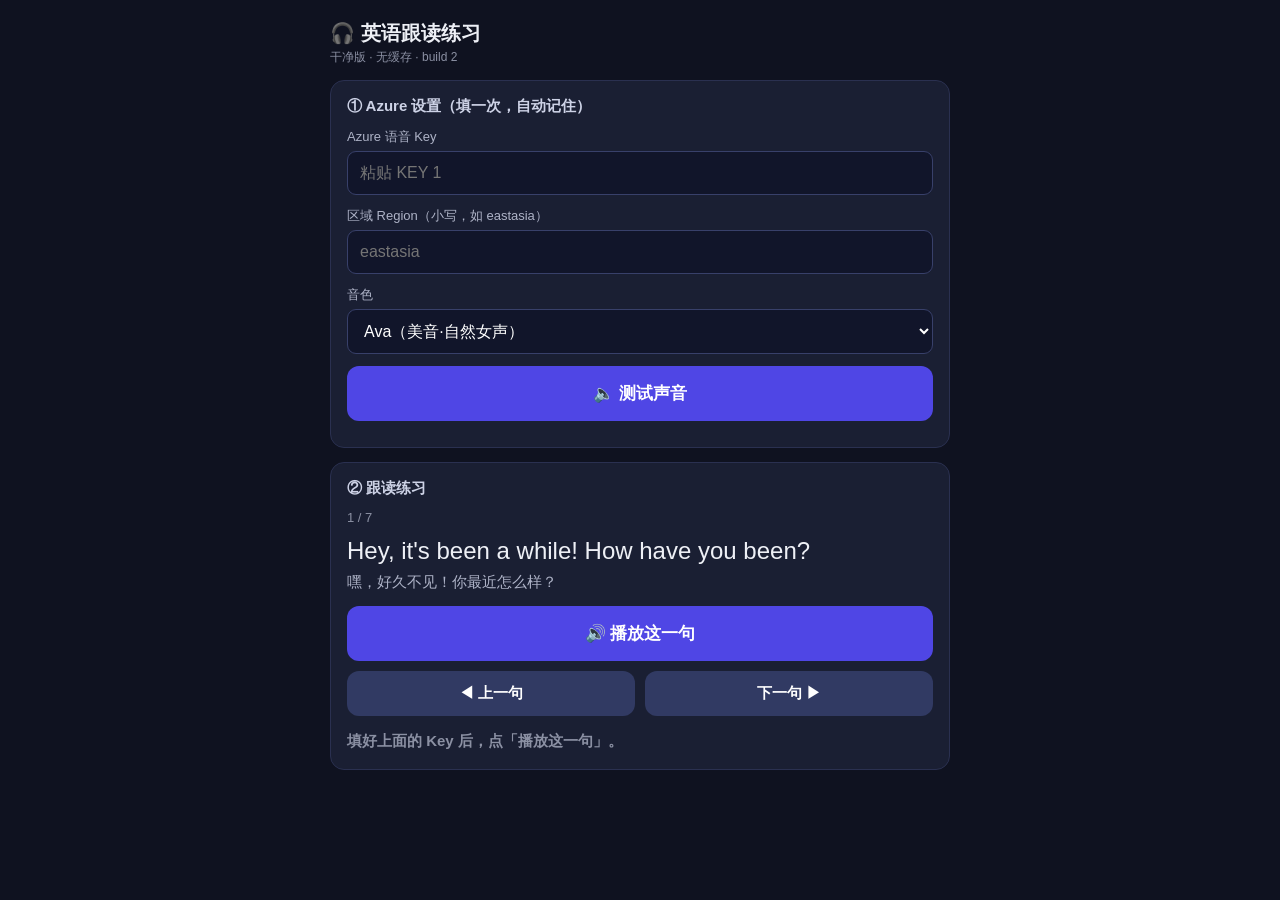
<file: practice.html>
<!DOCTYPE html>
<html lang="zh-CN">
<head>
<meta charset="UTF-8" />
<meta name="viewport" content="width=device-width, initial-scale=1.0, viewport-fit=cover" />
<title>英语跟读练习（干净版）</title>
<style>
  * { box-sizing: border-box; -webkit-tap-highlight-color: rgba(255,255,255,.1); }
  body { font-family: -apple-system, "Segoe UI", "Microsoft YaHei", sans-serif;
    margin: 0; padding: 16px; background: #0f1220; color: #eef0f6; }
  .wrap { max-width: 620px; margin: 0 auto; }
  h1 { font-size: 20px; margin: 4px 0 2px; }
  .ver { color: #8b90a3; font-size: 12px; margin-bottom: 14px; }
  .card { background: #1a1f33; border: 1px solid #2a3050; border-radius: 14px; padding: 16px; margin-bottom: 14px; }
  label { font-size: 13px; color: #aeb3c7; display: block; margin-bottom: 5px; }
  input, select { width: 100%; padding: 12px; border: 1px solid #38406a; border-radius: 9px;
    font-size: 16px; background: #11152a; color: #fff; margin-bottom: 12px; }
  button { display: block; width: 100%; border: none; border-radius: 12px; padding: 16px;
    font-size: 17px; font-weight: 700; color: #fff; background: #4f46e5; cursor: pointer; margin-bottom: 10px; }
  button.sec { background: #313a63; font-size: 15px; padding: 13px; }
  button:active { opacity: .7; }
  .row { display: flex; gap: 10px; }
  .row > button { margin-bottom: 0; }
  .sentence { font-size: 24px; line-height: 1.5; margin: 4px 0; }
  .zh { color: #aeb3c7; font-size: 15px; margin-bottom: 14px; }
  .prog { color: #8b90a3; font-size: 13px; margin-bottom: 8px; }
  #status { font-size: 15px; margin-top: 14px; min-height: 22px; line-height: 1.5; font-weight: 600; }
  .ok { color: #46d17f; } .bad { color: #ff6b6b; } .muted { color: #8b90a3; font-weight: 400; }
  h2 { font-size: 15px; margin: 0 0 12px; color: #cdd2e6; }
</style>
</head>
<body>
<div class="wrap">
  <h1>🎧 英语跟读练习</h1>
  <div class="ver">干净版 · 无缓存 · build 2</div>

  <div class="card">
    <h2>① Azure 设置（填一次，自动记住）</h2>
    <label>Azure 语音 Key</label>
    <input id="key" type="text" placeholder="粘贴 KEY 1" autocomplete="off" autocapitalize="off" autocorrect="off" spellcheck="false" />
    <label>区域 Region（小写，如 eastasia）</label>
    <input id="region" type="text" placeholder="eastasia" autocomplete="off" autocapitalize="off" autocorrect="off" spellcheck="false" />
    <label>音色</label>
    <select id="voice">
      <option value="en-US-AvaMultilingualNeural">Ava（美音·自然女声）</option>
      <option value="en-US-JennyNeural">Jenny（美音·女）</option>
      <option value="en-US-GuyNeural">Guy（美音·男）</option>
      <option value="en-GB-SoniaNeural">Sonia（英音·女）</option>
      <option value="en-GB-RyanNeural">Ryan（英音·男）</option>
    </select>
    <button id="test">🔈 测试声音</button>
  </div>

  <div class="card">
    <h2>② 跟读练习</h2>
    <div class="prog" id="prog">1 / 1</div>
    <div class="sentence" id="en">…</div>
    <div class="zh" id="zh"></div>
    <button id="play">🔊 播放这一句</button>
    <div class="row">
      <button class="sec" id="prev">◀ 上一句</button>
      <button class="sec" id="next">下一句 ▶</button>
    </div>
    <div id="status" class="muted">填好上面的 Key 后，点「播放这一句」。</div>
  </div>
</div>

<script>
// ===== 极简单文件，无 Service Worker、无模块。播放按钮直接读取输入框，免去“先保存”。 =====
const $ = id => document.getElementById(id);

const SENTENCES = [
  { en: "Hey, it's been a while! How have you been?", zh: "嘿，好久不见！你最近怎么样？" },
  { en: "Pretty good, thanks. I've been really busy with work.", zh: "挺好的，谢谢。我最近工作很忙。" },
  { en: "We should grab a coffee sometime.", zh: "我们改天该一起喝杯咖啡。" },
  { en: "Could you please tell me how to get to the station?", zh: "请问你能告诉我怎么去车站吗？" },
  { en: "I'll have a sparkling water, please.", zh: "请给我一杯气泡水。" },
  { en: "That sounds perfect. I'll go with that.", zh: "听起来很棒，我就要那个。" },
  { en: "Thanks for letting me know. No worries at all.", zh: "谢谢你告诉我，完全没关系。" },
];

// ---- 记住设置 ----
const LS = 'clean_azure';
function loadCfg(){ try { return JSON.parse(localStorage.getItem(LS)) || {}; } catch { return {}; } }
const saved = loadCfg();
$('key').value = saved.key || '';
$('region').value = saved.region || '';
$('voice').value = saved.voice || 'en-US-AvaMultilingualNeural';

// 每次都直接从输入框读取（并顺手保存），所以不存在“忘了保存”
function readCfg() {
  const cfg = {
    key: $('key').value.replace(/\s+/g, ''),
    region: $('region').value.trim().toLowerCase(),
    voice: $('voice').value,
  };
  try { localStorage.setItem(LS, JSON.stringify(cfg)); } catch {}
  return cfg;
}

// ---- iOS 音频解锁（首次触摸用静音片段，复用一个 <audio>）----
const SILENT = '[data-uri]';
let audioEl = null, unlocked = false;
function getAudio(){ if(!audioEl){ audioEl = new Audio(); audioEl.setAttribute('playsinline',''); } return audioEl; }
function unlock(){
  if (unlocked) return;
  const a = getAudio();
  try { a.src = SILENT; const p = a.play(); if (p) p.then(()=>{a.pause();a.currentTime=0;unlocked=true;}).catch(()=>{}); } catch {}
}
document.addEventListener('touchend', unlock, { passive: true });
document.addEventListener('click', unlock);

// ---- Azure 朗读 ----
function esc(s){return s.replace(/[<>&'"]/g,c=>({'<':'&lt;','>':'&gt;','&':'&amp;',"'":'&apos;','"':'&quot;'}[c]));}
function reason(s){return ({401:'Key 无效(401)，检查是否复制完整',403:'区域/额度问题(403)，确认区域和Key同一资源',404:'区域不存在(404)，区域名拼错',400:'请求有误(400)'}[s])||('失败('+s+')');}

async function speakAzure(text, cfg) {
  if (!cfg.key || !cfg.region) throw new Error('还没填 Key 或区域');
  const ssml = `<speak version='1.0' xml:lang='en-US'><voice name='${cfg.voice}'>${esc(text)}</voice></speak>`;
  let res;
  try {
    res = await fetch(`https://${cfg.region}.tts.speech.microsoft.com/cognitiveservices/v1`, {
      method: 'POST',
      headers: { 'Ocp-Apim-Subscription-Key': cfg.key, 'Content-Type': 'application/ssml+xml',
        'X-Microsoft-OutputFormat': 'audio-24khz-48kbitrate-mono-mp3' },
      body: ssml,
    });
  } catch { throw new Error('连不上 Azure（区域填错或网络问题）'); }
  if (!res.ok) throw new Error(reason(res.status));
  const url = URL.createObjectURL(await res.blob());
  const a = getAudio();
  a.src = url;
  await a.play().catch(() => { throw new Error('iPhone 拦截了播放（先点一下屏幕、并关掉静音键）'); });
}

function setStatus(msg, cls){ $('status').textContent = msg; $('status').className = cls || ''; }
function browserSpeak(text){ if(!('speechSynthesis' in window))return; speechSynthesis.cancel();
  const u=new SpeechSynthesisUtterance(text); u.lang='en-US'; speechSynthesis.speak(u); }

async function speakText(text) {
  const cfg = readCfg();
  setStatus('正在用 Azure 朗读…', 'muted');
  try {
    await speakAzure(text, cfg);
    setStatus('🔊 Azure 自然音', 'ok');
  } catch (e) {
    setStatus('⚠️ ' + e.message + '（暂用手机自带音）', 'bad');
    browserSpeak(text);
  }
}

// ---- 句子导航 ----
let idx = 0;
function render(){ const s=SENTENCES[idx]; $('en').textContent=s.en; $('zh').textContent=s.zh; $('prog').textContent=(idx+1)+' / '+SENTENCES.length; }
$('play').onclick = () => speakText(SENTENCES[idx].en);
$('prev').onclick = () => { idx=(idx-1+SENTENCES.length)%SENTENCES.length; render(); speakText(SENTENCES[idx].en); };
$('next').onclick = () => { idx=(idx+1)%SENTENCES.length; render(); speakText(SENTENCES[idx].en); };
$('test').onclick = () => speakText('Azure neural voice is ready.');

render();
</script>
</body>
</html>
</file>
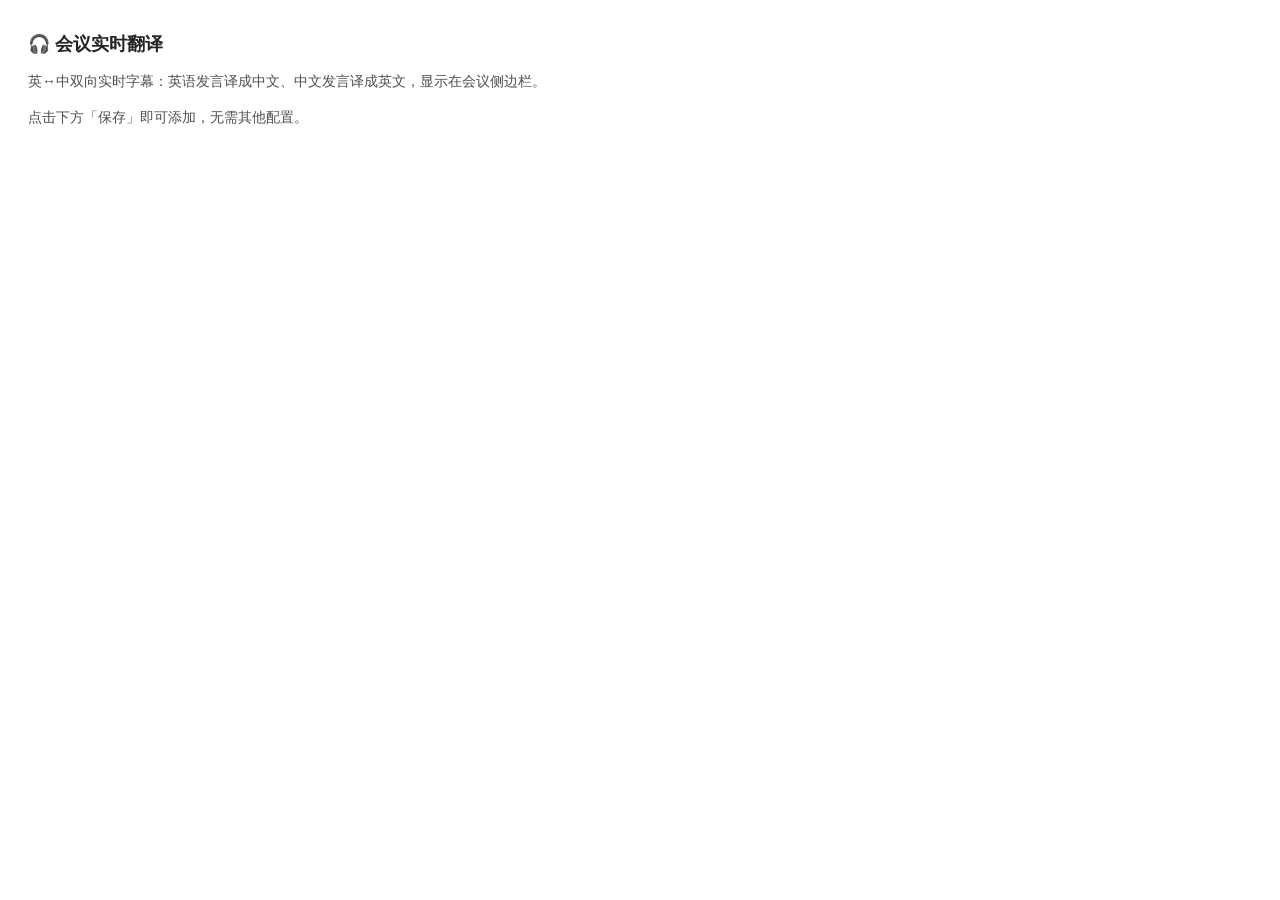
<file: teams-config.html>
<!DOCTYPE html>
<html lang="zh-CN">
<head>
<meta charset="UTF-8">
<meta name="viewport" content="width=device-width, initial-scale=1">
<title>实时翻译 · 配置</title>
<style>
  body {
    font-family: -apple-system, BlinkMacSystemFont, "Segoe UI", "PingFang SC", sans-serif;
    padding: 24px 20px; color: #242424; background: #fff;
  }
  @media (prefers-color-scheme: dark) { body { color: #eee; background: #1f1f27; } }
  h1 { font-size: 18px; margin: 0 0 10px; }
  p { font-size: 14px; line-height: 1.6; color: inherit; opacity: .8; }
</style>
</head>
<body>
<h1>🎧 会议实时翻译</h1>
<p>英↔中双向实时字幕：英语发言译成中文、中文发言译成英文，显示在会议侧边栏。</p>
<p>点击下方「保存」即可添加，无需其他配置。</p>
<script src="https://res.cdn.office.net/teams-js/2.31.1/js/MicrosoftTeams.min.js"></script>
<script>
// Teams requires every configurable tab to ship a config page; ours has
// nothing to configure — just register the content URL and enable Save.
(async () => {
  // Outside Teams (page opened directly, or SDK CDN unreachable) there is
  // nothing to configure — bail quietly instead of throwing.
  if (!window.microsoftTeams || !microsoftTeams.app) return;
  // Derive URLs from wherever this page is hosted, so forks/renames work
  // without editing code (the manifest's validDomains still must match).
  const base = location.origin + location.pathname.replace(/teams-config\.html.*$/, '');
  await microsoftTeams.app.initialize();
  microsoftTeams.pages.config.registerOnSaveHandler((ev) => {
    microsoftTeams.pages.config.setConfig({
      entityId: 'live-translator',
      suggestedDisplayName: '实时翻译',
      contentUrl: base + 'teams.html',
      websiteUrl: base + 'teams.html',
    }).then(() => ev.notifySuccess()).catch(() => ev.notifyFailure('保存失败，请重试'));
  });
  microsoftTeams.pages.config.setValidityState(true);
})();
</script>
</body>
</html>
</file>
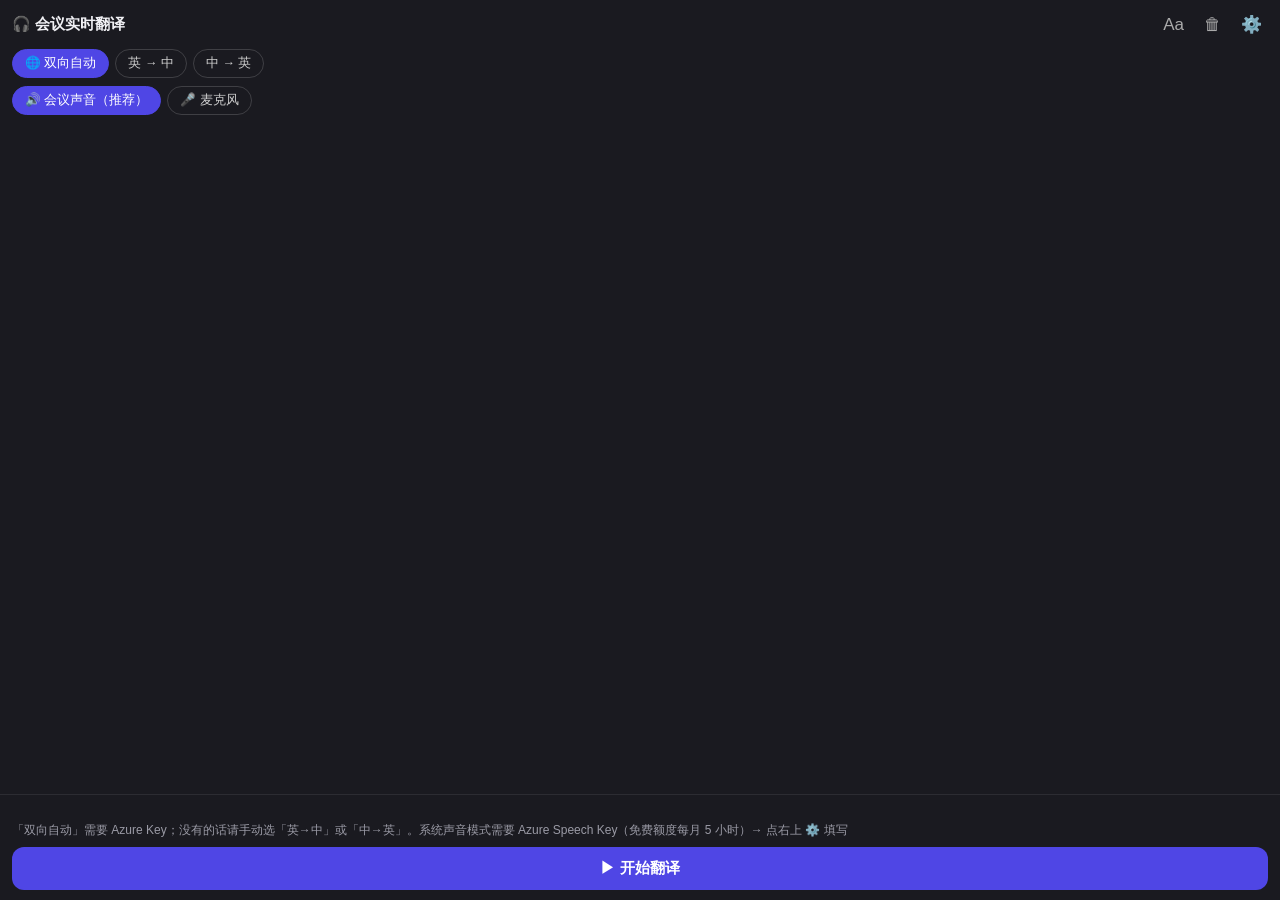
<file: teams.html>
<!DOCTYPE html>
<html lang="zh-CN">
<head>
<meta charset="UTF-8">
<meta name="viewport" content="width=device-width, initial-scale=1, viewport-fit=cover">
<meta name="color-scheme" content="dark">
<title>会议实时翻译 · Live Translator</title>
<link rel="icon" href="icons/icon.svg">
<style>
  /* Self-contained dark caption theme — the Teams meeting side panel is dark,
     and captions read best light-on-dark regardless of host theme. */
  * { box-sizing: border-box; margin: 0; padding: 0; -webkit-tap-highlight-color: transparent; }
  html, body { height: 100%; }
  body {
    font-family: -apple-system, BlinkMacSystemFont, "Segoe UI", "PingFang SC", "Microsoft YaHei", sans-serif;
    background: #1a1a20; color: #f0f0f4;
    display: flex; flex-direction: column;
    overflow: hidden;
  }
  .hidden { display: none !important; }

  header {
    display: flex; align-items: center; gap: 8px;
    padding: 10px 12px; flex-shrink: 0;
  }
  header h1 { font-size: 15px; font-weight: 600; flex: 1; }
  .icon-btn {
    background: none; border: none; color: #aaa; font-size: 17px;
    cursor: pointer; padding: 4px 6px; border-radius: 8px;
  }
  .icon-btn:hover { background: rgba(255,255,255,.08); color: #fff; }

  .chips { display: flex; gap: 6px; padding: 0 12px 8px; flex-shrink: 0; flex-wrap: wrap; }
  .chip {
    border: 1px solid rgba(255,255,255,.16); background: none; color: #ccc;
    border-radius: 999px; padding: 5px 12px; font-size: 12.5px; cursor: pointer;
  }
  .chip.on { background: #4F46E5; border-color: #4F46E5; color: #fff; }

  #ti-scroll {
    flex: 1; overflow-y: auto; padding: 4px 12px;
    display: flex; flex-direction: column;
  }
  #ti-list { margin-top: auto; }  /* captions stick to the bottom like real CC */
  .ti-row { padding: 7px 0; border-bottom: 1px solid rgba(255,255,255,.06); }
  .ti-zh { color: #fff; line-height: 1.45; }
  .ti-en { color: #9a9aa5; line-height: 1.35; margin-top: 2px; }
  .cap-s .ti-zh { font-size: 15px; } .cap-s .ti-en { font-size: 11.5px; }
  .cap-m .ti-zh { font-size: 18px; } .cap-m .ti-en { font-size: 12.5px; }
  .cap-l .ti-zh { font-size: 23px; font-weight: 600; } .cap-l .ti-en { font-size: 13px; }

  #ti-interim {
    flex-shrink: 0; min-height: 20px; padding: 6px 12px;
    border-top: 1px solid rgba(255,255,255,.08);
  }
  #ti-interim-zh { color: #8b86f2; font-size: 15px; line-height: 1.4; }
  #ti-interim-en { color: #77777f; font-size: 12px; font-style: italic; }

  footer { flex-shrink: 0; padding: 8px 12px calc(10px + env(safe-area-inset-bottom)); }
  #ti-status { font-size: 12px; color: #9a9aa5; line-height: 1.45; min-height: 17px; margin-bottom: 8px; }
  .btn-row { display: flex; gap: 8px; }
  .btn {
    border: none; border-radius: 12px; padding: 12px; font-size: 15px;
    cursor: pointer; font-weight: 600;
  }
  #ti-toggle { flex: 1; background: #4F46E5; color: #fff; }
  #ti-toggle.recording { background: #dc3d43; }
  .btn.ghost { background: rgba(255,255,255,.09); color: #ddd; flex: 0 0 auto; }

  /* Settings drawer */
  #ti-settings {
    position: fixed; inset: 0; background: #1f1f27; z-index: 10;
    padding: 16px; overflow-y: auto;
  }
  #ti-settings h2 { font-size: 16px; margin-bottom: 4px; }
  #ti-settings .sub { font-size: 12px; color: #9a9aa5; line-height: 1.5; margin-bottom: 14px; }
  #ti-settings label { display: block; font-size: 12.5px; color: #bbb; margin: 12px 0 4px; }
  #ti-settings input, #ti-settings select {
    width: 100%; padding: 10px; border-radius: 10px; font-size: 14px;
    border: 1px solid rgba(255,255,255,.15); background: #14141a; color: #fff;
  }
  #ti-settings .group { margin-top: 18px; padding-top: 12px; border-top: 1px solid rgba(255,255,255,.08); }
  #ti-settings .save-row { display: flex; gap: 8px; margin-top: 20px; }
  #ti-set-save { flex: 1; background: #4F46E5; color: #fff; }
</style>
</head>
<body>

<header>
  <h1>🎧 会议实时翻译</h1>
  <button id="ti-font" class="icon-btn" title="字号">Aa</button>
  <button id="ti-clear" class="icon-btn" title="清空">🗑</button>
  <button id="ti-gear" class="icon-btn" title="设置">⚙️</button>
</header>

<div class="chips" id="ti-dir">
  <button class="chip" data-dir="auto">🌐 双向自动</button>
  <button class="chip" data-dir="en2zh">英 → 中</button>
  <button class="chip" data-dir="zh2en">中 → 英</button>
</div>

<div class="chips" id="ti-source">
  <button class="chip" data-source="system">🔊 会议声音（推荐）</button>
  <button class="chip" data-source="mic">🎤 麦克风</button>
</div>

<div id="ti-scroll"><div id="ti-list"></div></div>

<div id="ti-interim">
  <div id="ti-interim-zh"></div>
  <div id="ti-interim-en"></div>
</div>

<footer>
  <div id="ti-status"></div>
  <div class="btn-row">
    <button id="ti-toggle" class="btn">▶ 开始翻译</button>
  </div>
</footer>

<div id="ti-settings" class="hidden">
  <h2>连接翻译服务</h2>
  <p class="sub">Key 只保存在本机浏览器，不会上传。推荐 Azure：能直接翻译会议声音，且边说边出字幕（免费额度每月 5 小时）。</p>

  <div class="group">
    <label>Azure Speech Key（portal.azure.com → 创建「语音服务」资源）</label>
    <input id="set-azure-key" type="password" placeholder="粘贴 Key">
    <label>Azure 区域（如 eastasia、eastus）</label>
    <input id="set-azure-region" placeholder="eastasia">
  </div>

  <div class="group">
    <label>备选：AI 翻译（仅麦克风模式可用，与主 App 共用同一个 Key）</label>
    <select id="set-provider">
      <option value="claude">Claude</option>
      <option value="deepseek">DeepSeek</option>
    </select>
    <label>API Key</label>
    <input id="set-api-key" type="password" placeholder="sk-...">
  </div>

  <div class="save-row">
    <button id="ti-set-save" class="btn">保存</button>
    <button id="ti-set-close" class="btn ghost">取消</button>
  </div>
</div>

<script src="https://res.cdn.office.net/teams-js/2.31.1/js/MicrosoftTeams.min.js"></script>
<script src="js/storage.js"></script>
<script src="js/speech.js"></script>
<script src="js/azure.js"></script>
<script src="js/ai.js"></script>
<script src="js/teams.js"></script>
</body>
</html>
</file>
<file: css/style.css>
/* ============================================================
   iOS-inspired theme · clean, minimal, premium
   Auto light / dark via prefers-color-scheme. SF system font.
   4 tabs · one primary action per screen · bottom sheets.
   ============================================================ */
:root {
  --bg: #f2f2f7;            /* systemGroupedBackground */
  --surface: #ffffff;       /* card */
  --surface-2: #e9e9ee;     /* secondary fill */
  --surface-3: #dedee3;     /* pressed fill */
  --primary: #007aff;       /* systemBlue */
  --primary-soft: rgba(0, 122, 255, .12);
  --purple: #5e5ce6;        /* systemIndigo */
  --text: #1c1c1e;          /* label */
  --text-dim: #8a8a8e;      /* secondary label */
  --separator: rgba(60, 60, 67, .14);
  --good: #34c759;
  --bad: #ff3b30;
  --warn: #ff9500;
  --radius: 18px;
  --radius-sm: 12px;
  --shadow: 0 1px 2px rgba(0, 0, 0, .04), 0 6px 16px rgba(0, 0, 0, .05);
  --tabbar-bg: rgba(249, 249, 249, .8);
}
@media (prefers-color-scheme: dark) {
  :root {
    --bg: #000000;
    --surface: #1c1c1e;
    --surface-2: #2c2c2e;
    --surface-3: #3a3a3c;
    --primary: #0a84ff;
    --primary-soft: rgba(10, 132, 255, .18);
    --purple: #5e5ce6;
    --text: #ffffff;
    --text-dim: #98989f;
    --separator: rgba(84, 84, 88, .55);
    --good: #30d158;
    --bad: #ff453a;
    --warn: #ff9f0a;
    --shadow: none;
    --tabbar-bg: rgba(22, 22, 24, .8);
  }
}

* { box-sizing: border-box; margin: 0; padding: 0; -webkit-tap-highlight-color: transparent; }

html, body {
  height: 100%;
  background: var(--bg);
  color: var(--text);
  font-family: -apple-system, BlinkMacSystemFont, "SF Pro Text", "Segoe UI", Roboto, "PingFang SC", "Microsoft YaHei", sans-serif;
  -webkit-font-smoothing: antialiased;
  overscroll-behavior: none;
  letter-spacing: -0.01em;
}

#app {
  max-width: 600px;
  margin: 0 auto;
  min-height: 100%;
  display: flex;
  flex-direction: column;
  padding-bottom: calc(64px + env(safe-area-inset-bottom));
}

.view {
  flex: 1;
  padding: 0 16px 24px;
  padding-top: max(env(safe-area-inset-top), 8px);
  animation: fade .3s ease;
}
.view.hidden { display: none; }
@keyframes fade { from { opacity: 0; transform: translateY(6px); } to { opacity: 1; transform: none; } }

/* Large-title header (iOS style) */
.view-header { padding: 14px 4px 14px; }
.view-header h1 { font-size: 30px; font-weight: 700; letter-spacing: -0.022em; }

/* Sub-page header with a back chevron */
.view-header.subpage { padding-top: 8px; }
.back-btn {
  display: inline-flex; align-items: center; gap: 2px;
  background: none; border: none; color: var(--primary);
  font-size: 16px; font-weight: 500; padding: 4px 0; margin: 0 0 4px -6px;
}
.back-btn svg { width: 20px; height: 20px; }

/* Lesson button under the 练习 title */
.lesson-btn {
  display: inline-flex; align-items: center; gap: 4px;
  background: none; border: none; color: var(--text-dim);
  font-size: 15px; font-weight: 500; padding: 4px 0; margin-top: 2px;
  letter-spacing: -0.01em;
}
.lesson-btn svg { width: 14px; height: 14px; opacity: .7; }
.lesson-btn:active { opacity: .6; }

/* Segmented control (iOS style) */
.seg {
  display: flex;
  background: var(--surface-2);
  border-radius: 11px;
  padding: 2px;
  margin-bottom: 14px;
}
.seg-btn {
  flex: 1;
  background: none;
  border: none;
  border-radius: 9px;
  padding: 8px 0;
  font-size: 14px;
  font-weight: 600;
  color: var(--text-dim);
  transition: background .18s, color .18s;
}
.seg-btn.on {
  background: var(--surface);
  color: var(--text);
  box-shadow: 0 1px 4px rgba(0, 0, 0, .12);
}

/* Cards */
.card {
  background: var(--surface);
  border-radius: var(--radius);
  padding: 20px;
  margin-bottom: 16px;
  box-shadow: var(--shadow);
}

/* Sentence card */
.sentence-card {
  position: relative;
  min-height: 208px;
  display: flex; flex-direction: column; justify-content: center;
  text-align: center;
}
.sentence-progress { color: var(--text-dim); font-size: 13px; margin-bottom: 12px; font-weight: 500; }
.sentence-en { font-size: 23px; line-height: 1.45; font-weight: 600; letter-spacing: -0.015em; }
.sentence-en.blind { color: var(--text-dim); }
.sentence-en .word { cursor: pointer; padding: 0 1px; border-radius: 5px; transition: background .15s; }
.sentence-en .word:active { background: var(--primary-soft); color: var(--primary); }
.sentence-ipa { color: var(--text-dim); font-size: 16px; margin-top: 10px; }
.sentence-zh { color: var(--text-dim); font-size: 16px; margin-top: 12px; }
.reveal-hint { color: var(--text-dim); font-size: 13px; margin-top: 18px; opacity: .8; }
.hidden { display: none !important; }

/* Speed pill (top-right corner of the card) */
.rate-pill {
  position: absolute; top: 14px; right: 14px;
  background: var(--surface-2); color: var(--text-dim);
  border: none; border-radius: 980px;
  padding: 5px 11px; font-size: 12px; font-weight: 600;
  transition: transform .1s;
}
.rate-pill:active { transform: scale(.92); }

/* Mini voice orb inside the sentence card (playing / recording) */
.orb-mini { width: 64px; height: 64px; margin: 0 auto 4px; display: none; }
.orb-mini.show { display: block; }

/* Round action bar — one big primary action per mode */
.action-bar {
  display: flex; align-items: center; justify-content: center;
  gap: 26px; padding: 10px 0 4px;
}
.btn-round {
  border: none; border-radius: 50%;
  display: flex; align-items: center; justify-content: center;
  transition: transform .12s, background .15s, opacity .15s;
}
.btn-round:active { transform: scale(.92); }
.btn-round:disabled { opacity: .35; }
.btn-round.sm {
  width: 52px; height: 52px;
  background: var(--surface-2); color: var(--text);
  box-shadow: var(--shadow);
}
.btn-round.sm svg { width: 22px; height: 22px; }
.btn-round.main {
  width: 74px; height: 74px; color: #fff;
  background: linear-gradient(160deg, var(--primary), var(--purple));
  box-shadow: 0 8px 24px rgba(0, 122, 255, .35);
}
.btn-round.main svg { width: 30px; height: 30px; }
.btn-round.main.recording {
  background: linear-gradient(160deg, #ff3b30, #ff375f);
  animation: talkpulse 1.1s ease-in-out infinite;
}

/* Score */
.score-box { margin-top: 16px; }
.score-num { font-size: 44px; font-weight: 700; letter-spacing: -0.03em; }
.score-detail { color: var(--text-dim); font-size: 14px; margin-top: 8px; line-height: 1.6; }
.score-detail .hit { color: var(--good); }
.score-detail .miss { color: var(--bad); text-decoration: line-through; }
.mic-status { text-align: center; color: var(--text-dim); font-size: 13px; min-height: 18px; }

/* Dictation */
#dict-input {
  width: 100%;
  background: var(--surface);
  color: var(--text);
  border: none;
  border-radius: var(--radius-sm);
  padding: 14px 15px;
  font-size: 17px;
  resize: none;
  font-family: inherit;
  box-shadow: var(--shadow);
}
.dict-result { font-size: 19px; line-height: 1.7; text-align: left; width: 100%; }
.dict-result .dim { color: var(--text-dim); font-size: 15px; }
.dict-result .ok { color: var(--good); }
.dict-result .wrong { color: var(--bad); text-decoration: underline wavy; }
.dict-result .missed { color: var(--warn); }
.dict-summary { margin-bottom: 8px; font-size: 15px; color: var(--text-dim); }

/* Tool entry cards (视频 / 翻译) */
.tool-row { display: grid; grid-template-columns: 1fr 1fr; gap: 10px; margin-top: 14px; }
.tool-card {
  background: var(--surface);
  border: none; border-radius: var(--radius);
  padding: 15px 16px 13px;
  text-align: left;
  box-shadow: var(--shadow);
  display: flex; flex-direction: column; gap: 2px;
  color: var(--text);
  transition: transform .12s;
}
.tool-card:active { transform: scale(.97); }
.tool-card svg { width: 24px; height: 24px; color: var(--primary); margin-bottom: 6px; }
.tool-name { font-size: 15px; font-weight: 600; }
.tool-sub { font-size: 12px; color: var(--text-dim); }

/* Pills / toggles (video & interpreter sub-pages) */
.toggle-row { display: flex; gap: 8px; justify-content: center; }
.chip {
  background: var(--surface-2);
  color: var(--text);
  border: none;
  padding: 8px 16px;
  border-radius: 980px;
  font-size: 14px;
  font-weight: 500;
  transition: background .15s, transform .1s;
}
.chip:active { transform: scale(.95); }
.chip.on { background: var(--primary); color: #fff; }

/* Buttons */
.btn-row { display: flex; gap: 10px; margin-bottom: 12px; }
.btn-primary, .btn-secondary {
  flex: 1;
  border: none;
  border-radius: var(--radius-sm);
  padding: 15px 10px;
  font-size: 16px;
  font-weight: 600;
  color: #fff;
  letter-spacing: -0.01em;
  transition: transform .1s, background .15s, opacity .15s;
}
.btn-primary { background: var(--primary); }
.btn-secondary { background: var(--surface-2); color: var(--text); }
.btn-primary:active, .btn-secondary:active { transform: scale(.97); opacity: .85; }
.btn-secondary:disabled, .btn-primary:disabled { opacity: .4; }
.btn-primary.recording { background: var(--bad); animation: pulse 1.2s infinite; }
@keyframes pulse { 50% { opacity: .55; } }

/* AI voice partner */
.ai-header { display: flex; align-items: center; justify-content: space-between; }
#view-ai { display: none; flex-direction: column; }
#view-ai:not(.hidden) { display: flex; }
.ai-stage {
  flex: 1; display: flex; flex-direction: column; align-items: center; justify-content: center;
  text-align: center; gap: 10px; padding: 6px 4px;
}
/* Voice orb: hollow point-cloud sphere drawn on canvas (orb.js). */
.orb { width: 210px; height: 210px; display: block; }
.ai-state { font-size: 15px; color: var(--text-dim); font-weight: 500; min-height: 20px; }
.ai-setup { flex: none; padding: 13px 28px; border-radius: 980px; }
.ai-sub { max-width: 340px; line-height: 1.5; }
.ai-sub#ai-sub-user { color: var(--text-dim); font-size: 14px; }
.ai-sub.ai { color: var(--text); font-size: 18px; font-weight: 600; letter-spacing: -0.01em; }
.ai-sub.corr { color: var(--warn); font-size: 13px; }
.ai-sub:empty { display: none; }
.topic-chips { display: flex; flex-wrap: wrap; gap: 8px; justify-content: center; margin-top: 14px; max-width: 320px; }

/* Voice dock */
.ai-dock { display: flex; align-items: center; justify-content: center; gap: 26px; padding: 8px 0 6px; }
.ai-talk {
  width: 76px; height: 76px; border-radius: 50%; border: none; color: #fff;
  background: linear-gradient(160deg, var(--primary), var(--purple));
  box-shadow: 0 8px 24px rgba(0, 122, 255, .35);
  display: flex; align-items: center; justify-content: center; transition: transform .12s;
}
.ai-talk svg { width: 32px; height: 32px; }
.ai-talk:active { transform: scale(.92); }
.ai-talk.listening { background: linear-gradient(160deg, #ff3b30, #ff375f); animation: talkpulse 1.1s ease-in-out infinite; }
@keyframes talkpulse { 0%,100% { box-shadow: 0 8px 24px rgba(255,59,48,.35); } 50% { box-shadow: 0 8px 34px rgba(255,59,48,.6); } }
.ai-mini {
  width: 46px; height: 46px; border-radius: 50%; border: none;
  display: flex; align-items: center; justify-content: center;
  background: var(--surface-2); color: var(--text); box-shadow: var(--shadow); transition: transform .12s;
}
.ai-mini svg { width: 21px; height: 21px; }
.ai-mini:active { transform: scale(.9); }
.ai-text-row { display: flex; gap: 8px; padding: 6px 0; }
.ai-text-row input {
  flex: 1; background: var(--surface); color: var(--text);
  border: none; border-radius: 980px; padding: 13px 17px; font-size: 16px; box-shadow: var(--shadow);
}
.btn-send { border: none; border-radius: 980px; padding: 12px 16px; font-size: 16px; font-weight: 600; color: #fff; background: var(--primary); transition: transform .1s; }
.btn-send:active { transform: scale(.94); }
.ai-warn { color: var(--warn); font-size: 13px; text-align: center; min-height: 16px; }

/* Video */
.source-toggle { justify-content: flex-start; margin-bottom: 12px; }
.video-input { display: flex; gap: 8px; margin-bottom: 12px; }
.video-input input {
  flex: 1; background: var(--surface); color: var(--text);
  border: none; border-radius: var(--radius-sm); padding: 13px 15px; font-size: 16px; box-shadow: var(--shadow);
}
.recent-list { display: flex; flex-wrap: wrap; gap: 8px; margin-bottom: 12px; }
.recent-list .recent { font-size: 13px; }
.video-wrap {
  position: relative; width: 100%; padding-top: 56.25%;
  background: #000; border-radius: var(--radius-sm); overflow: hidden; margin-bottom: 14px;
}
.video-wrap:empty { display: none; }
.video-wrap iframe, .video-wrap #yt-player {
  position: absolute; inset: 0; width: 100%; height: 100%; border: 0;
}
#video-rates { justify-content: flex-start; margin-bottom: 12px; }

/* Interpreter */
#interp-modes { margin: 6px 0 16px; flex-wrap: wrap; }
.interp-interim { color: var(--text-dim); font-style: italic; min-height: 20px; padding: 10px 2px 4px; }
.interp-list { display: flex; flex-direction: column; gap: 10px; margin-top: 10px; }
.interp-row { background: var(--surface); border-radius: var(--radius-sm); padding: 13px 15px; box-shadow: var(--shadow); }
.interp-en { font-size: 16px; font-weight: 600; }
.interp-zh { color: var(--text-dim); font-size: 15px; margin-top: 5px; }

/* Vocabulary */
.vocab-list { display: flex; flex-direction: column; gap: 8px; margin-top: 12px; }
.vocab-item { display: flex; justify-content: space-between; align-items: center; background: var(--surface); border-radius: var(--radius-sm); padding: 13px 15px; box-shadow: var(--shadow); }
.vocab-w { font-size: 17px; font-weight: 600; }
.vocab-w .speak { cursor: pointer; opacity: .55; font-size: 14px; }
.vocab-zh { color: var(--text-dim); font-size: 14px; margin-top: 3px; }
.vocab-del { background: none; border: none; color: var(--bad); font-size: 14px; }
.vocab-flashcard { text-align: center; min-height: 200px; display: flex; flex-direction: column; justify-content: center; }
.vocab-card-w { font-size: 32px; font-weight: 700; letter-spacing: -0.02em; }
.vocab-card-zh { font-size: 20px; color: var(--text-dim); margin-top: 16px; }
.hidden-text { visibility: hidden; }

/* 我的 — stats + grouped list (iOS Settings style) */
.stat-row { display: grid; grid-template-columns: 1fr 1fr; gap: 10px; margin-bottom: 16px; }
.stat-card {
  background: var(--surface); border-radius: var(--radius);
  padding: 16px 18px; box-shadow: var(--shadow);
}
.stat-card b { display: block; font-size: 28px; font-weight: 700; letter-spacing: -0.02em; }
.stat-card span { font-size: 13px; color: var(--text-dim); }
.list-group {
  background: var(--surface); border-radius: var(--radius);
  box-shadow: var(--shadow); overflow: hidden; margin-bottom: 16px;
}
.list-row {
  display: flex; align-items: center; gap: 12px;
  width: 100%; padding: 13px 16px;
  background: none; border: none; color: var(--text);
  font-size: 16px; text-align: left;
  transition: background .15s;
}
.list-row:active { background: var(--surface-2); }
.list-row + .list-row { border-top: 0.5px solid var(--separator); }
.row-icon {
  width: 30px; height: 30px; border-radius: 8px;
  display: flex; align-items: center; justify-content: center;
  color: #fff; flex: none;
}
.row-icon svg { width: 18px; height: 18px; }
.row-icon.ic-blue { background: var(--primary); }
.row-icon.ic-purple { background: var(--purple); }
.row-label { font-weight: 500; }
.row-value { margin-left: auto; color: var(--text-dim); font-size: 14px; }
.row-chev { width: 16px; height: 16px; color: var(--text-dim); opacity: .6; flex: none; }
.about-note { color: var(--text-dim); font-size: 12px; line-height: 1.7; margin: 4px 8px; text-align: center; }

/* Bottom sheets (iOS detent style) */
.sheet-backdrop {
  position: fixed; inset: 0; z-index: 25;
  background: rgba(0, 0, 0, .4);
  opacity: 0; pointer-events: none;
  transition: opacity .3s ease;
}
.sheet-backdrop.show { opacity: 1; pointer-events: auto; }
.sheet {
  position: fixed; left: 0; right: 0; bottom: 0; z-index: 30;
  max-width: 600px; margin: 0 auto;
  max-height: 86vh; overflow-y: auto;
  background: var(--surface);
  border-radius: 22px 22px 0 0;
  padding: 10px 20px calc(26px + env(safe-area-inset-bottom));
  transform: translateY(105%);
  transition: transform .34s cubic-bezier(.32, .72, .32, 1);
  box-shadow: 0 -8px 40px rgba(0, 0, 0, .18);
}
.sheet.open { transform: none; }
.sheet-grab { width: 36px; height: 5px; border-radius: 3px; background: var(--surface-3); margin: 0 auto 14px; }
.sheet-title { font-size: 19px; font-weight: 700; margin-bottom: 14px; letter-spacing: -0.02em; }
.sheet-list { max-height: 54vh; overflow-y: auto; }
.sheet-row {
  display: flex; align-items: center; justify-content: space-between;
  width: 100%; padding: 13px 4px;
  background: none; border: none; color: var(--text); text-align: left;
  border-bottom: 0.5px solid var(--separator);
}
.sheet-row:last-child { border-bottom: none; }
.sheet-row:active { background: var(--surface-2); }
.sheet-row-main { font-size: 16px; font-weight: 600; }
.sheet-row-sub { display: block; font-size: 13px; color: var(--text-dim); font-weight: 400; margin-top: 2px; }
.sheet-check { color: var(--primary); font-size: 17px; font-weight: 700; }
.sheet-divider { font-size: 13px; font-weight: 600; color: var(--text-dim); margin: 20px 0 12px; }

/* Tap-a-word → vocab shortcut */
.add-word {
  background: var(--primary-soft); color: var(--primary);
  border: none; border-radius: 980px; padding: 6px 14px;
  font-size: 13px; font-weight: 600;
}

/* Recap (今日纠错) */
.recap-item { padding: 12px 4px; border-bottom: 0.5px solid var(--separator); }
.recap-user { font-size: 14px; color: var(--text-dim); }
.recap-corr { font-size: 15px; margin-top: 4px; line-height: 1.5; }
.recap-empty { color: var(--text-dim); font-size: 14px; text-align: center; padding: 24px 0; }

/* Lesson import */
.import-btn { width: 100%; margin-top: 12px; }
.sheet .btn-primary { width: 100%; }
.sheet-row-side { display: flex; align-items: center; gap: 14px; flex: none; }
.lesson-del { color: var(--bad); font-size: 13px; font-weight: 500; padding: 4px 2px; }

/* Settings fields (inside sheets) */
.field { display: block; font-size: 14px; color: var(--text-dim); margin-bottom: 16px; font-weight: 500; }
.field select, .field input, .field textarea {
  width: 100%;
  background: var(--surface-2);
  color: var(--text);
  border: none;
  border-radius: var(--radius-sm);
  padding: 13px 15px;
  font-size: 16px;
  font-family: inherit;
  appearance: none;
  margin-top: 8px;
}
.hint { color: var(--text-dim); font-size: 13px; line-height: 1.5; margin-top: -6px; margin-bottom: 12px; }
.saved-tip { color: var(--good); font-size: 14px; margin-top: 10px; font-weight: 500; }

/* Tab bar — translucent, hairline top, iOS-style */
.tabbar {
  position: fixed;
  bottom: 0; left: 0; right: 0;
  max-width: 600px;
  margin: 0 auto;
  display: flex;
  background: var(--tabbar-bg);
  -webkit-backdrop-filter: saturate(180%) blur(20px);
  backdrop-filter: saturate(180%) blur(20px);
  border-top: 0.5px solid var(--separator);
  padding-bottom: env(safe-area-inset-bottom);
  z-index: 10;
}
.tab {
  flex: 1;
  background: none;
  border: none;
  color: var(--text-dim);
  font-size: 10px;
  font-weight: 500;
  padding: 8px 0 6px;
  display: flex;
  flex-direction: column;
  align-items: center;
  gap: 3px;
  transition: color .15s;
}
.tab svg { width: 26px; height: 26px; display: block; }
.tab.active { color: var(--primary); }

/* ---- Shared polish ---- */
input:focus, select:focus, textarea:focus {
  outline: none;
  box-shadow: 0 0 0 3.5px var(--primary-soft);
}
::placeholder { color: var(--text-dim); opacity: .7; }
h3 { font-size: 16px; font-weight: 650; letter-spacing: -0.01em; }
/* Empty-state hint for lists */
.interp-list:empty::before,
.vocab-list:empty::before {
  content: attr(data-empty);
  display: block; text-align: center; color: var(--text-dim);
  font-size: 14px; padding: 28px 10px;
}
</file>
